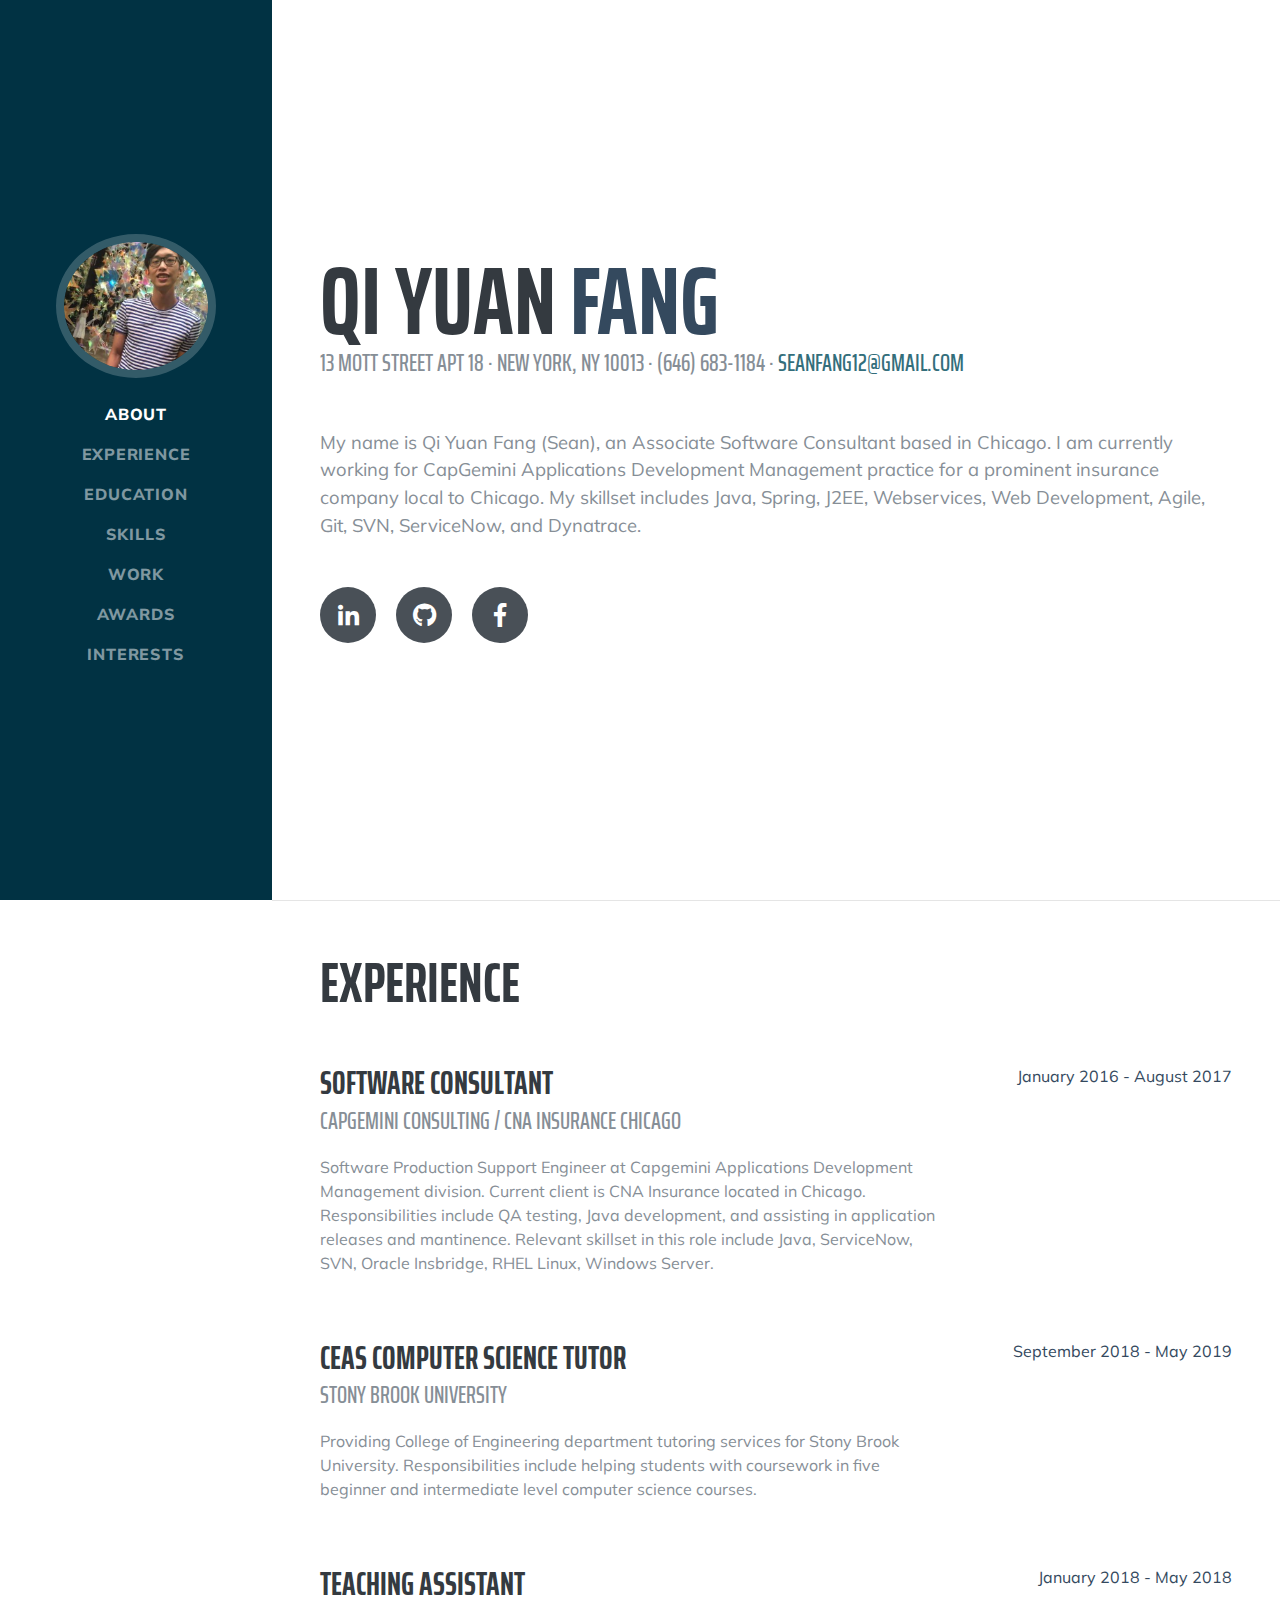
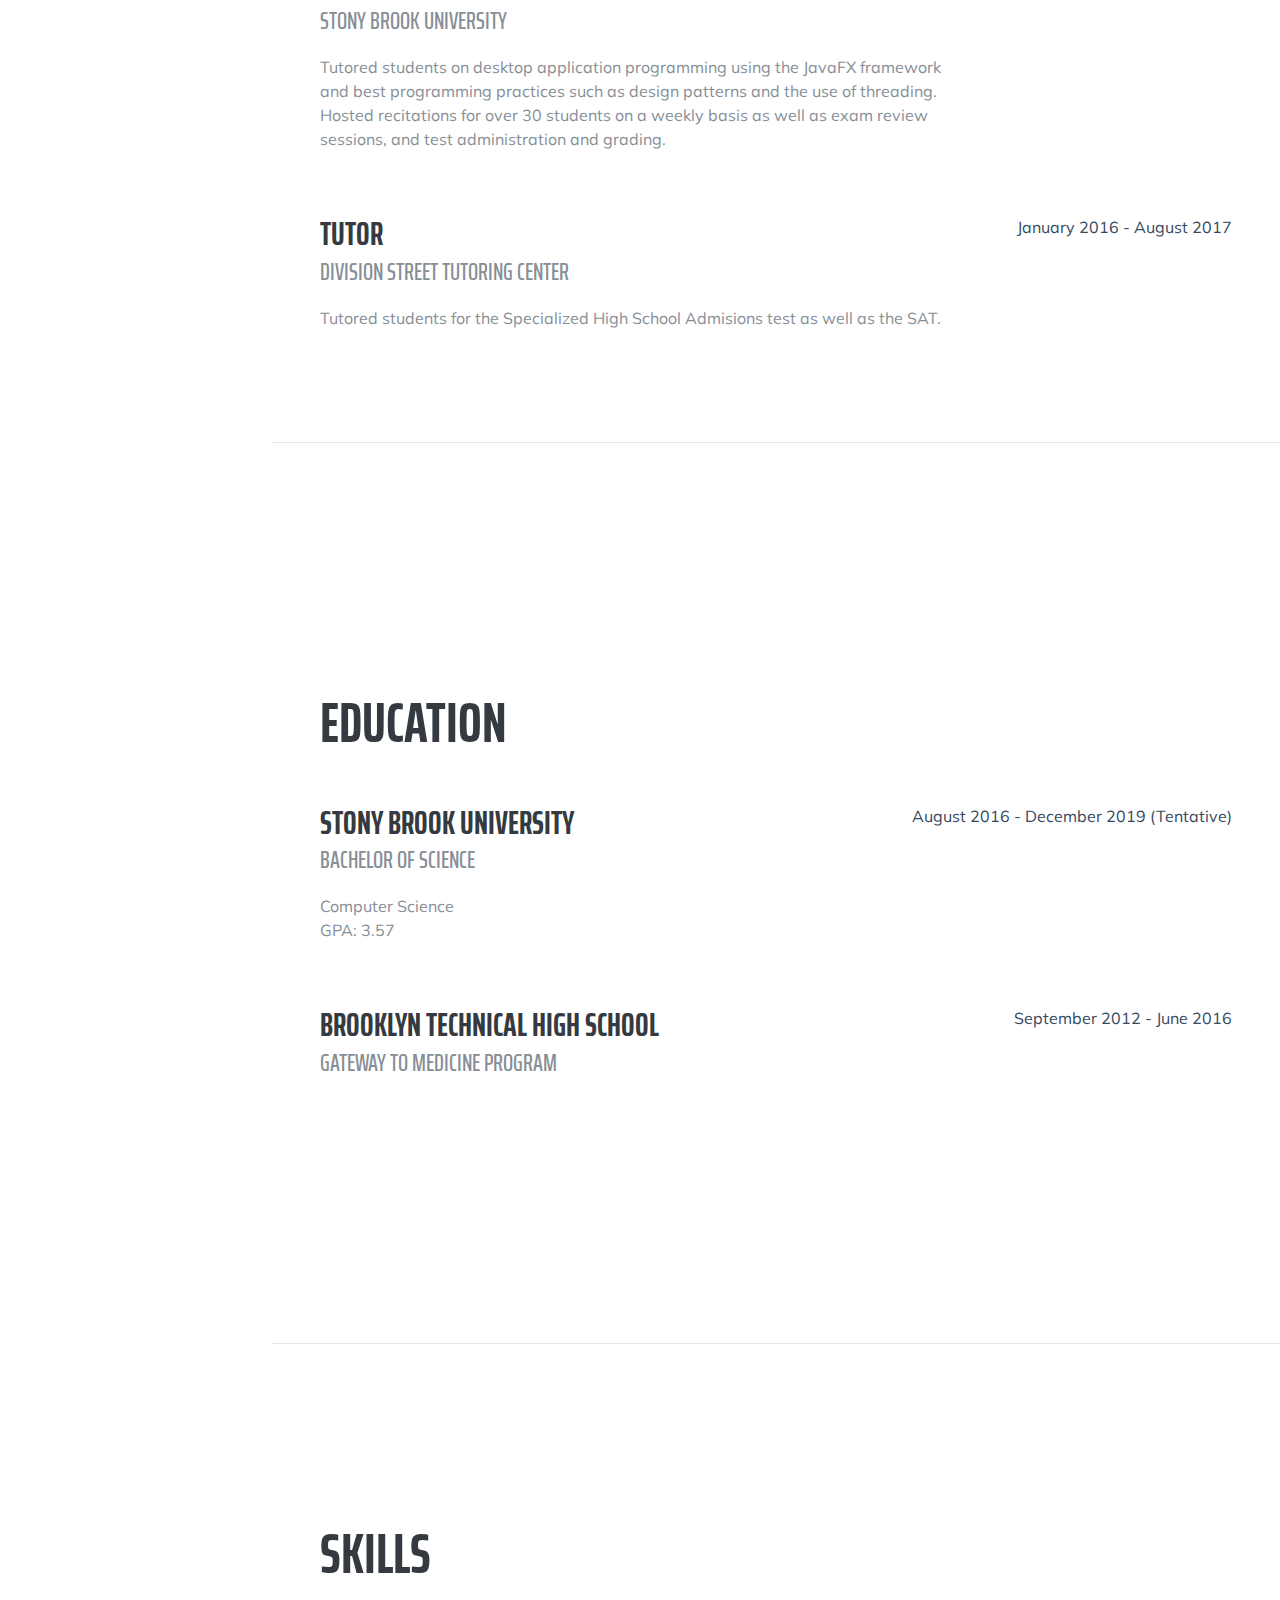
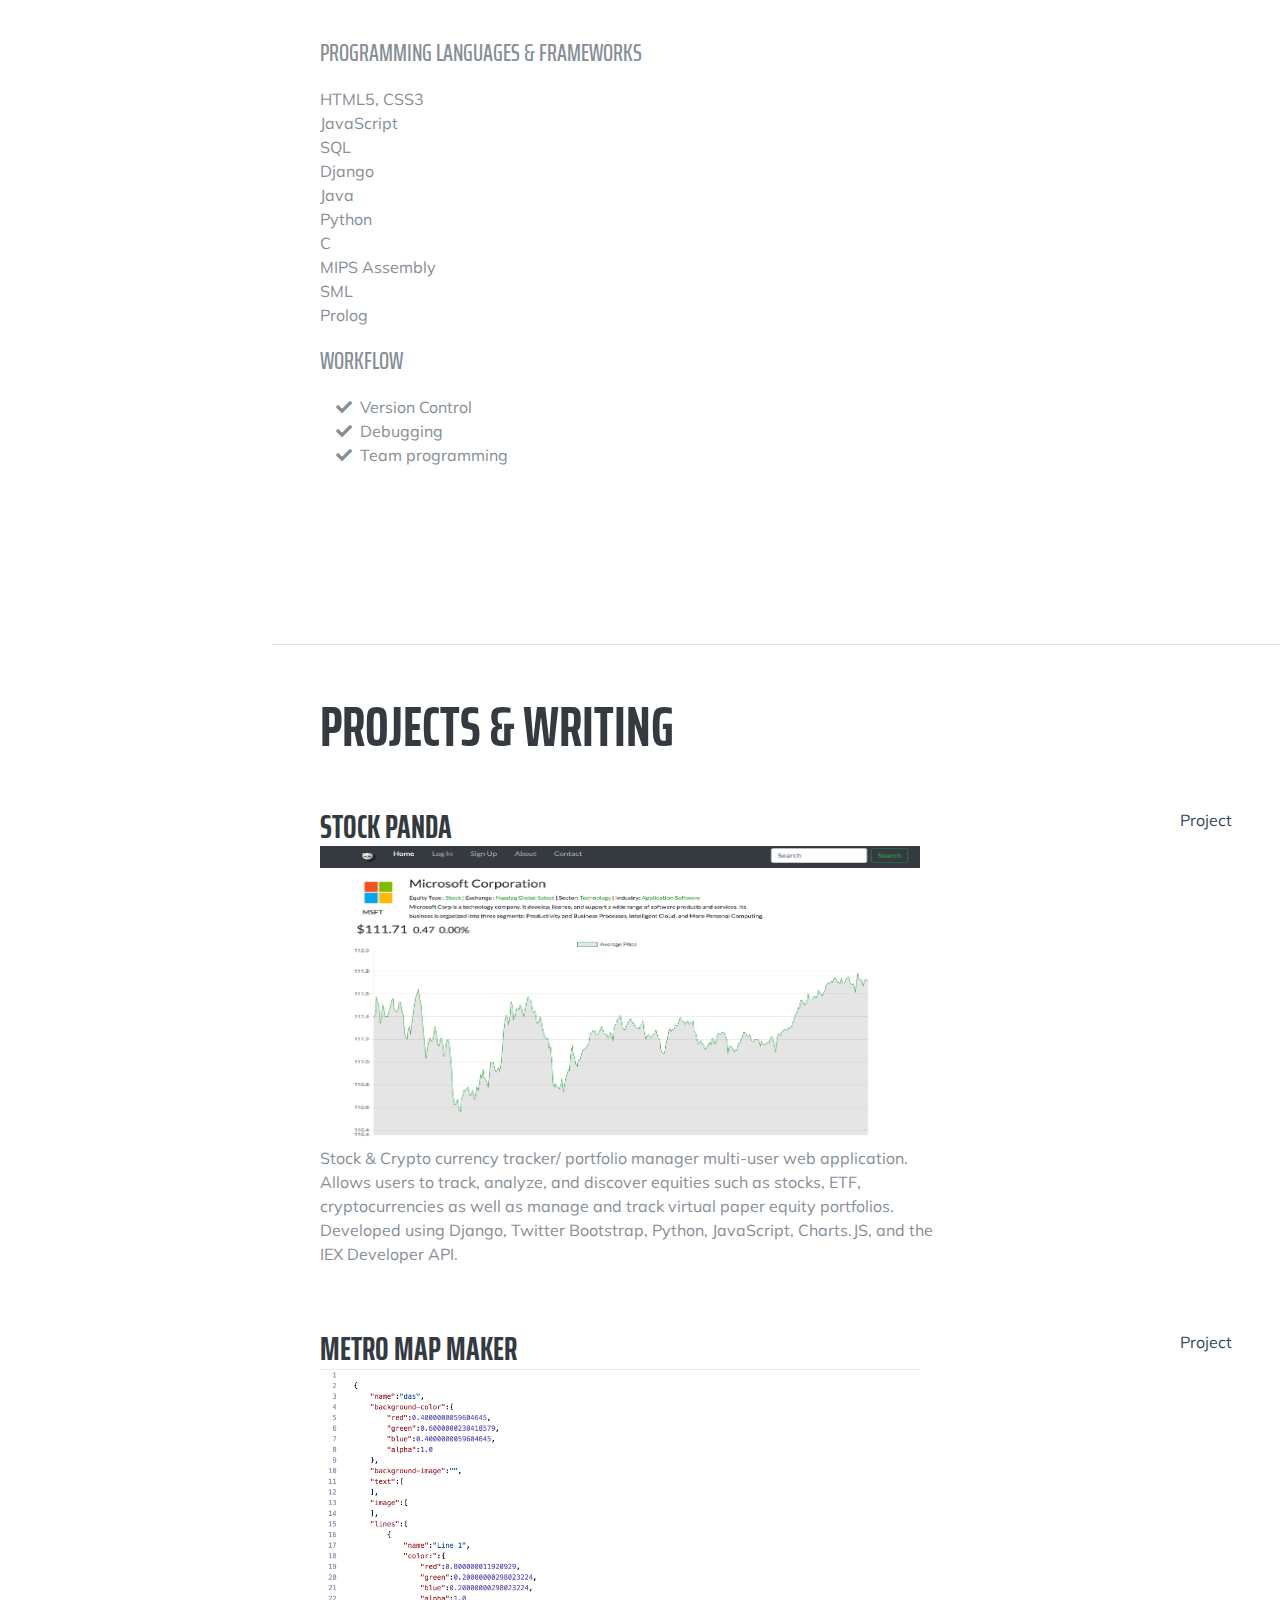
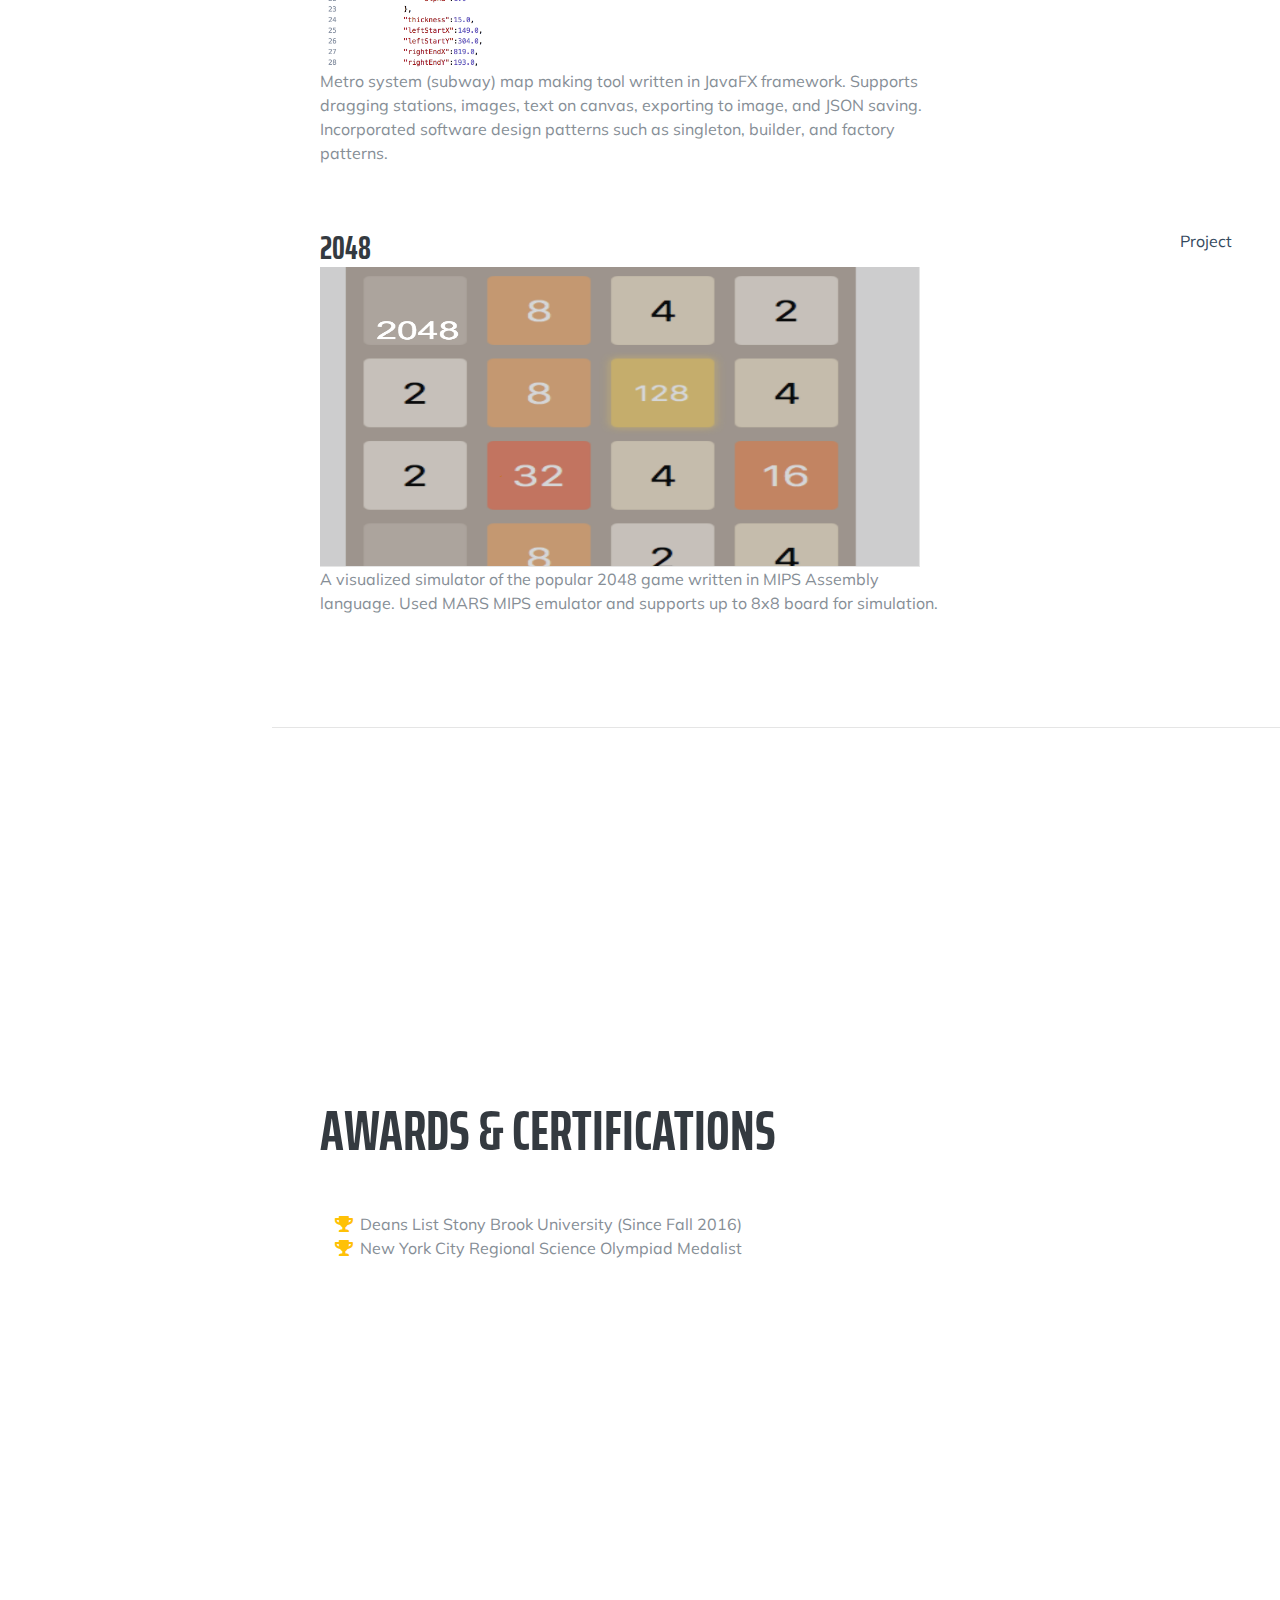
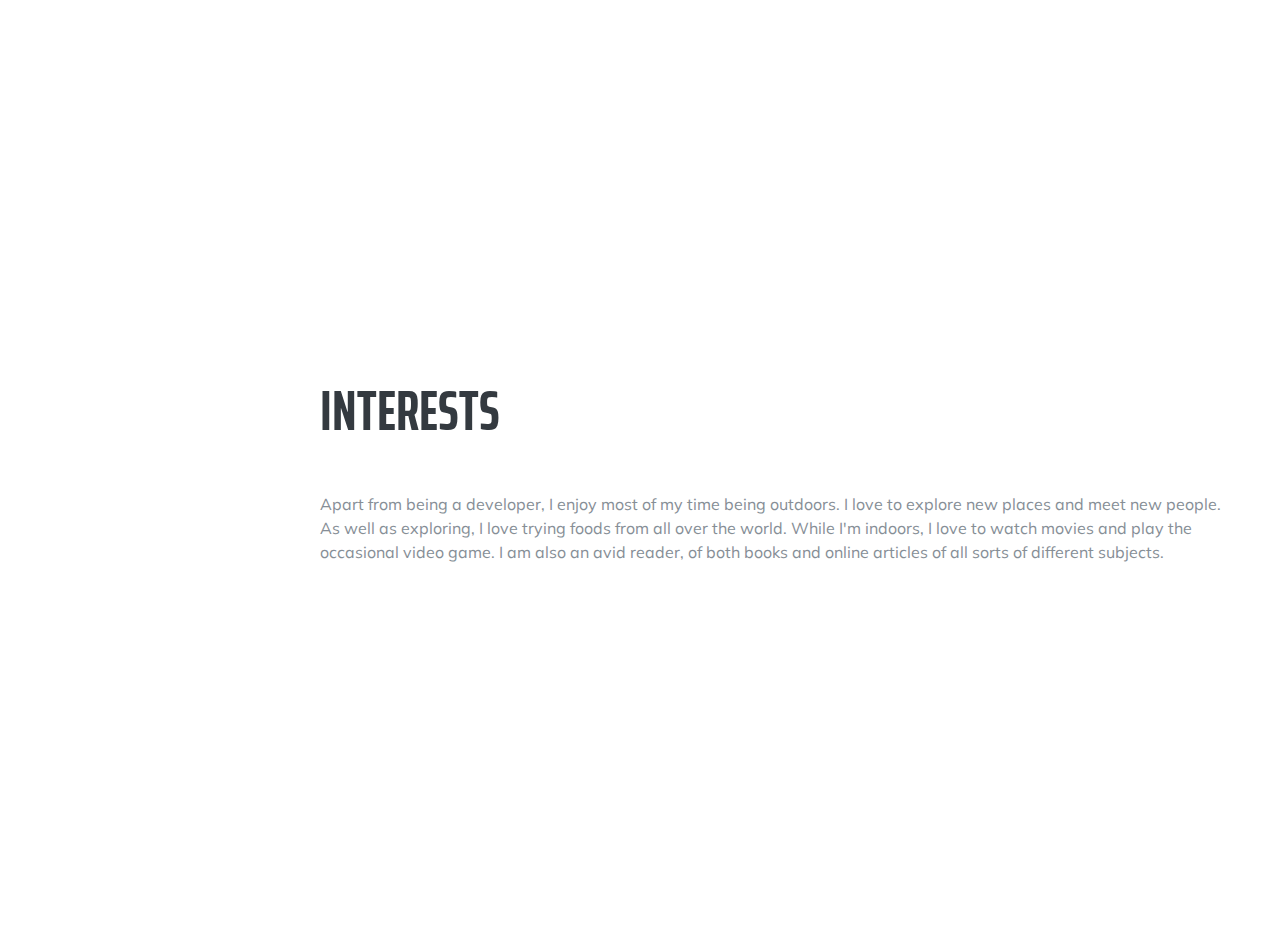
<file: index.html>
<!DOCTYPE html>
<html lang="en">

  <head>

    <meta charset="utf-8">
    <meta name="viewport" content="width=device-width, initial-scale=1, shrink-to-fit=no">
    <meta name="description" content="">
    <meta name="author" content="">

    <title>Qi Yuan Fang</title>

    <!-- Bootstrap core CSS -->
    <link href="vendor/bootstrap/css/bootstrap.min.css" rel="stylesheet">

    <!-- Custom fonts for this template -->
    <link href="https://fonts.googleapis.com/css?family=Saira+Extra+Condensed:500,700" rel="stylesheet">
    <link href="https://fonts.googleapis.com/css?family=Muli:400,400i,800,800i" rel="stylesheet">
    <link href="vendor/fontawesome-free/css/all.min.css" rel="stylesheet">

    <link rel="shortcut icon" href="img/icon.ico">

    <!-- Custom styles for this template -->
    <link href="css/resume.css" rel="stylesheet">

  </head>

  <body id="page-top">

    <nav class="navbar navbar-expand-lg navbar-dark bg-primary fixed-top" id="sideNav">
      <a class="navbar-brand js-scroll-trigger" href="#page-top">
        <span class="d-block d-lg-none">Qi Yuan Fang</span>
        <span class="d-none d-lg-block">
          <img class="img-fluid img-profile rounded-circle mx-auto mb-2" src="img/profile.jpg" alt="">
        </span>
      </a>
      <button class="navbar-toggler" type="button" data-toggle="collapse" data-target="#navbarSupportedContent" aria-controls="navbarSupportedContent" aria-expanded="false" aria-label="Toggle navigation">
        <span class="navbar-toggler-icon"></span>
      </button>
      <div class="collapse navbar-collapse" id="navbarSupportedContent">
        <ul class="navbar-nav">
          <li class="nav-item">
            <a class="nav-link js-scroll-trigger" href="#about">About</a>
          </li>
          <li class="nav-item">
            <a class="nav-link js-scroll-trigger" href="#experience">Experience</a>
          </li>
          <li class="nav-item">
            <a class="nav-link js-scroll-trigger" href="#education">Education</a>
          </li>
          <li class="nav-item">
            <a class="nav-link js-scroll-trigger" href="#skills">Skills</a>
          </li>
          <li class="nav-item">
            <a class="nav-link js-scroll-trigger" href="#projects"> work</a>
          </li>
          <li class="nav-item">
            <a class="nav-link js-scroll-trigger" href="#awards">Awards</a>
          </li>
          <li class="nav-item">
            <a class="nav-link js-scroll-trigger" href="#interests"> Interests</a>
          </li>
        </ul>
      </div>
    </nav>

    <div class="container-fluid p-0">

      <section class="resume-section p-3 p-lg-5 d-flex d-column" id="about">
        <div class="my-auto">
          <h1 class="mb-0">Qi Yuan
            <span class="text-primary">Fang</span>
          </h1>
          <div class="subheading mb-5">13 Mott Street Apt 18 · New York, NY 10013 · (646) 683-1184 ·
            <a href="mailto:name@email.com">seanfang12@gmail.com</a>
          </div>
          <p class="lead mb-5">My name is Qi Yuan Fang (Sean), an Associate Software Consultant based in Chicago. I am currently working for CapGemini Applications Development Management practice
            for a prominent insurance company local to Chicago. My skillset includes Java, Spring, J2EE, Webservices, Web Development, Agile, Git, SVN, ServiceNow, and Dynatrace. 

          </p>
          <div class="social-icons">
            <a href="https://www.linkedin.com/in/qi-yuan-fang-395411163/">
              <i class="fab fa-linkedin-in"></i>
            </a>
            <a href="https://github.com/qiyuanfang1998">
              <i class="fab fa-github"></i>
            </a>
            <a href="https://www.facebook.com/qiyuan.fang">
              <i class="fab fa-facebook-f"></i>
            </a>
          </div>
        </div>
      </section>

      <hr class="m-0">

      <section class="resume-section p-3 p-lg-5 d-flex flex-column" id="experience">
        <div class="my-auto">
          <h2 class="mb-5">Experience</h2>

          <div class="resume-item d-flex flex-column flex-md-row mb-5">
            <div class="resume-content mr-auto">
              <h3 class="mb-0">Software Consultant</h3>
              <div class="subheading mb-3">Capgemini Consulting / CNA Insurance Chicago</div>
              <p>Software Production Support Engineer at Capgemini Applications Development Management division. Current client is CNA Insurance located in Chicago.
                Responsibilities include QA testing, Java development, and assisting in application releases and mantinence. Relevant skillset in this role include Java,
                ServiceNow, SVN, Oracle Insbridge, RHEL Linux, Windows Server.
              </p>
            </div>
            <div class="resume-date text-md-right">
              <span class="text-primary">January 2016 - August 2017</span>
            </div>
          </div>

          <div class="resume-item d-flex flex-column flex-md-row mb-5">
            <div class="resume-content mr-auto">
              <h3 class="mb-0">CEAS Computer Science Tutor</h3>
              <div class="subheading mb-3">Stony Brook University</div>
              <p>Providing College of Engineering department tutoring services for Stony Brook University. Responsibilities include helping students with coursework in five beginner and intermediate level computer science courses.</p>
            </div>
            <div class="resume-date text-md-right">
              <span class="text-primary">September 2018 - May 2019</span>
            </div>
          </div>

          <div class="resume-item d-flex flex-column flex-md-row mb-5">
            <div class="resume-content mr-auto">
              <h3 class="mb-0">Teaching Assistant</h3>
              <div class="subheading mb-3">Stony Brook University</div>
              <p>Tutored students on desktop application programming using the JavaFX framework and best programming practices such as design patterns and the use of threading. Hosted recitations for over 30 students on a weekly basis as well as exam review sessions, and test administration and grading.</p>
            </div>
            <div class="resume-date text-md-right">
              <span class="text-primary">January 2018 - May 2018</span>
            </div>
          </div>

          <div class="resume-item d-flex flex-column flex-md-row mb-5">
            <div class="resume-content mr-auto">
              <h3 class="mb-0">Tutor</h3>
              <div class="subheading mb-3">Division Street Tutoring Center</div>
              <p>Tutored students for the Specialized High School Admisions test as well as the SAT.</p>
            </div>
            <div class="resume-date text-md-right">
              <span class="text-primary">January 2016 - August 2017</span>
            </div>
          </div>

        </div>

      </section>

      <hr class="m-0">

      <section class="resume-section p-3 p-lg-5 d-flex flex-column" id="education">
        <div class="my-auto">
          <h2 class="mb-5">Education</h2>

          <div class="resume-item d-flex flex-column flex-md-row mb-5">
            <div class="resume-content mr-auto">
              <h3 class="mb-0">Stony Brook University</h3>
              <div class="subheading mb-3">Bachelor of Science</div>
              <div>Computer Science </div>
              <p>GPA: 3.57</p>
            </div>
            <div class="resume-date text-md-right">
              <span class="text-primary">August 2016 - December 2019 (Tentative)</span>
            </div>
          </div>

          <div class="resume-item d-flex flex-column flex-md-row">
            <div class="resume-content mr-auto">
              <h3 class="mb-0">Brooklyn Technical High School</h3>
              <div class="subheading mb-3">Gateway To Medicine Program</div>
              <p></p>
            </div>
            <div class="resume-date text-md-right">
              <span class="text-primary">September 2012 - June 2016</span>
            </div>
          </div>

        </div>
      </section>

      <hr class="m-0">

      <section class="resume-section p-3 p-lg-5 d-flex flex-column" id="skills">
        <div class="my-auto">
          <h2 class="mb-5">Skills</h2>

          <div class="subheading mb-3">Programming Languages &amp; Frameworks</div>
          <ul class="list-inline">
            <li>HTML5, CSS3</li>
            <li>JavaScript</li>
            <li>SQL</li>
            <li>Django</li>
            <li>Java</li>
            <li>Python</li>
            <li>C</li>
            <li>MIPS Assembly</li>
            <li>SML</li>
            <li>Prolog</li>
          </ul>

          <div class="subheading mb-3">Workflow</div>
          <ul class="fa-ul mb-0">
            <li>
              <i class="fa-li fa fa-check"></i>
              Version Control</li>
            <li>
              <i class="fa-li fa fa-check"></i>
              Debugging</li>
            <li>
              <i class="fa-li fa fa-check"></i>
              Team programming</li>
          </ul>
        </div>
      </section>

      <hr class="m-0">

      <section class="resume-section p-3 p-lg-5 d-flex flex-column" id="projects">
        <div class="my-auto">
          <h2 class="mb-5">Projects &amp; Writing</h2>
          <div class="resume-item d-flex flex-column flex-md-row mb-5">
              <div class="resume-content mr-auto">
                  <a href="https://github.com/qiyuanfang1998/StockPanda"><h3 class="mb-0">Stock Panda</h3></a>
                <img class="img-fluid " src="img/stockpanda.jpg" alt="" style="width:600px;height:300px;">
                <p>Stock & Crypto currency tracker/ portfolio manager multi-user web application.
                    Allows users to track, analyze, and discover equities such as stocks, ETF, cryptocurrencies as
                    well as manage and track virtual paper equity portfolios.
                    Developed using Django, Twitter Bootstrap, Python, JavaScript, Charts.JS, and the IEX
                    Developer API.</p>
              </div>
              <div class="resume-date text-md-right">
                <span class="text-primary">Project</span>
              </div>
            </div>
            <div class="resume-item d-flex flex-column flex-md-row mb-5">
                <div class="resume-content mr-auto">
                    <a href="https://bitbucket.org/QiYuanFangCSE219/metromapmaker/src/master/"><h3 class="mb-0">Metro Map Maker</h3></a>
                  <img class="img-fluid " src="img/metro.jpg" alt="" style="width:600px;height:300px;">
                  <p>Metro system (subway) map making tool written in JavaFX framework.
                       Supports dragging stations, images, text on canvas, exporting to image, and JSON saving.
                      Incorporated software design patterns such as singleton, builder, and factory patterns.
                      </p>
                </div>
                <div class="resume-date text-md-right">
                  <span class="text-primary">Project</span>
                </div>
              </div>
              <div class="resume-item d-flex flex-column flex-md-row mb-5">
                  <div class="resume-content mr-auto">
                      <a href=https://github.com/qiyuanfang1998/CSE220Work><h3 class="mb-0">2048</h3></a>
                    <img class="img-fluid " src="img/2048.jpg" alt="" style="width:600px;height:300px;">
                    <p>A visualized simulator of the popular 2048 game written in MIPS Assembly language.
                        Used MARS MIPS emulator and supports up to 8x8 board for simulation.
                        </p>
                  </div>
                  <div class="resume-date text-md-right">
                    <span class="text-primary">Project</span>
                  </div>
                </div>
        </div>
      </section>

      <hr class="m-0">

      <section class="resume-section p-3 p-lg-5 d-flex flex-column" id="awards">
        <div class="my-auto">
          <h2 class="mb-5">Awards &amp; Certifications</h2>
          <ul class="fa-ul mb-0">
            <li>
              <i class="fa-li fa fa-trophy text-warning"></i>
              Deans List Stony Brook University (Since Fall 2016)</li>
            <li>
              <i class="fa-li fa fa-trophy text-warning"></i>
              New York City Regional Science Olympiad Medalist</li>
            <li>
          </ul>
        </div>
      </section>

      <section class="resume-section p-3 p-lg-5 d-flex flex-column" id="interests">
        <div class="my-auto">
          <h2 class="mb-5">Interests</h2>
          <p>Apart from being a developer, I enjoy most of my time being outdoors. I love to explore new places and meet new people. As well as exploring, I love trying foods from all over the world.

            While I'm indoors, I love to watch movies and play the occasional video game. I am also an avid reader, of both books and online articles of all sorts of different subjects.</p>
        </div>
      </section>

    </div>

    <!-- Bootstrap core JavaScript -->
    <script src="vendor/jquery/jquery.min.js"></script>
    <script src="vendor/bootstrap/js/bootstrap.bundle.min.js"></script>

    <!-- Plugin JavaScript -->
    <script src="vendor/jquery-easing/jquery.easing.min.js"></script>

    <!-- Custom scripts for this template -->
    <script src="js/resume.min.js"></script>

  </body>

</html>
</file>
<file: vendor/fontawesome-free/css/all.min.css>
/*!
 * Font Awesome Free 5.3.1 by @fontawesome - https://fontawesome.com
 * License - https://fontawesome.com/license/free (Icons: CC BY 4.0, Fonts: SIL OFL 1.1, Code: MIT License)
 */
.fa,.fab,.fal,.far,.fas{-moz-osx-font-smoothing:grayscale;-webkit-font-smoothing:antialiased;display:inline-block;font-style:normal;font-variant:normal;text-rendering:auto;line-height:1}.fa-lg{font-size:1.33333em;line-height:.75em;vertical-align:-.0667em}.fa-xs{font-size:.75em}.fa-sm{font-size:.875em}.fa-1x{font-size:1em}.fa-2x{font-size:2em}.fa-3x{font-size:3em}.fa-4x{font-size:4em}.fa-5x{font-size:5em}.fa-6x{font-size:6em}.fa-7x{font-size:7em}.fa-8x{font-size:8em}.fa-9x{font-size:9em}.fa-10x{font-size:10em}.fa-fw{text-align:center;width:1.25em}.fa-ul{list-style-type:none;margin-left:2.5em;padding-left:0}.fa-ul>li{position:relative}.fa-li{left:-2em;position:absolute;text-align:center;width:2em;line-height:inherit}.fa-border{border:.08em solid #eee;border-radius:.1em;padding:.2em .25em .15em}.fa-pull-left{float:left}.fa-pull-right{float:right}.fa.fa-pull-left,.fab.fa-pull-left,.fal.fa-pull-left,.far.fa-pull-left,.fas.fa-pull-left{margin-right:.3em}.fa.fa-pull-right,.fab.fa-pull-right,.fal.fa-pull-right,.far.fa-pull-right,.fas.fa-pull-right{margin-left:.3em}.fa-spin{animation:fa-spin 2s infinite linear}.fa-pulse{animation:fa-spin 1s infinite steps(8)}@keyframes fa-spin{0%{transform:rotate(0deg)}to{transform:rotate(1turn)}}.fa-rotate-90{-ms-filter:"progid:DXImageTransform.Microsoft.BasicImage(rotation=1)";transform:rotate(90deg)}.fa-rotate-180{-ms-filter:"progid:DXImageTransform.Microsoft.BasicImage(rotation=2)";transform:rotate(180deg)}.fa-rotate-270{-ms-filter:"progid:DXImageTransform.Microsoft.BasicImage(rotation=3)";transform:rotate(270deg)}.fa-flip-horizontal{-ms-filter:"progid:DXImageTransform.Microsoft.BasicImage(rotation=0, mirror=1)";transform:scaleX(-1)}.fa-flip-vertical{transform:scaleY(-1)}.fa-flip-horizontal.fa-flip-vertical,.fa-flip-vertical{-ms-filter:"progid:DXImageTransform.Microsoft.BasicImage(rotation=2, mirror=1)"}.fa-flip-horizontal.fa-flip-vertical{transform:scale(-1)}:root .fa-flip-horizontal,:root .fa-flip-vertical,:root .fa-rotate-90,:root .fa-rotate-180,:root .fa-rotate-270{-webkit-filter:none;filter:none}.fa-stack{display:inline-block;height:2em;line-height:2em;position:relative;vertical-align:middle;width:2em}.fa-stack-1x,.fa-stack-2x{left:0;position:absolute;text-align:center;width:100%}.fa-stack-1x{line-height:inherit}.fa-stack-2x{font-size:2em}.fa-inverse{color:#fff}.fa-500px:before{content:"\f26e"}.fa-accessible-icon:before{content:"\f368"}.fa-accusoft:before{content:"\f369"}.fa-ad:before{content:"\f641"}.fa-address-book:before{content:"\f2b9"}.fa-address-card:before{content:"\f2bb"}.fa-adjust:before{content:"\f042"}.fa-adn:before{content:"\f170"}.fa-adversal:before{content:"\f36a"}.fa-affiliatetheme:before{content:"\f36b"}.fa-air-freshener:before{content:"\f5d0"}.fa-algolia:before{content:"\f36c"}.fa-align-center:before{content:"\f037"}.fa-align-justify:before{content:"\f039"}.fa-align-left:before{content:"\f036"}.fa-align-right:before{content:"\f038"}.fa-alipay:before{content:"\f642"}.fa-allergies:before{content:"\f461"}.fa-amazon:before{content:"\f270"}.fa-amazon-pay:before{content:"\f42c"}.fa-ambulance:before{content:"\f0f9"}.fa-american-sign-language-interpreting:before{content:"\f2a3"}.fa-amilia:before{content:"\f36d"}.fa-anchor:before{content:"\f13d"}.fa-android:before{content:"\f17b"}.fa-angellist:before{content:"\f209"}.fa-angle-double-down:before{content:"\f103"}.fa-angle-double-left:before{content:"\f100"}.fa-angle-double-right:before{content:"\f101"}.fa-angle-double-up:before{content:"\f102"}.fa-angle-down:before{content:"\f107"}.fa-angle-left:before{content:"\f104"}.fa-angle-right:before{content:"\f105"}.fa-angle-up:before{content:"\f106"}.fa-angry:before{content:"\f556"}.fa-angrycreative:before{content:"\f36e"}.fa-angular:before{content:"\f420"}.fa-ankh:before{content:"\f644"}.fa-app-store:before{content:"\f36f"}.fa-app-store-ios:before{content:"\f370"}.fa-apper:before{content:"\f371"}.fa-apple:before{content:"\f179"}.fa-apple-alt:before{content:"\f5d1"}.fa-apple-pay:before{content:"\f415"}.fa-archive:before{content:"\f187"}.fa-archway:before{content:"\f557"}.fa-arrow-alt-circle-down:before{content:"\f358"}.fa-arrow-alt-circle-left:before{content:"\f359"}.fa-arrow-alt-circle-right:before{content:"\f35a"}.fa-arrow-alt-circle-up:before{content:"\f35b"}.fa-arrow-circle-down:before{content:"\f0ab"}.fa-arrow-circle-left:before{content:"\f0a8"}.fa-arrow-circle-right:before{content:"\f0a9"}.fa-arrow-circle-up:before{content:"\f0aa"}.fa-arrow-down:before{content:"\f063"}.fa-arrow-left:before{content:"\f060"}.fa-arrow-right:before{content:"\f061"}.fa-arrow-up:before{content:"\f062"}.fa-arrows-alt:before{content:"\f0b2"}.fa-arrows-alt-h:before{content:"\f337"}.fa-arrows-alt-v:before{content:"\f338"}.fa-assistive-listening-systems:before{content:"\f2a2"}.fa-asterisk:before{content:"\f069"}.fa-asymmetrik:before{content:"\f372"}.fa-at:before{content:"\f1fa"}.fa-atlas:before{content:"\f558"}.fa-atom:before{content:"\f5d2"}.fa-audible:before{content:"\f373"}.fa-audio-description:before{content:"\f29e"}.fa-autoprefixer:before{content:"\f41c"}.fa-avianex:before{content:"\f374"}.fa-aviato:before{content:"\f421"}.fa-award:before{content:"\f559"}.fa-aws:before{content:"\f375"}.fa-backspace:before{content:"\f55a"}.fa-backward:before{content:"\f04a"}.fa-balance-scale:before{content:"\f24e"}.fa-ban:before{content:"\f05e"}.fa-band-aid:before{content:"\f462"}.fa-bandcamp:before{content:"\f2d5"}.fa-barcode:before{content:"\f02a"}.fa-bars:before{content:"\f0c9"}.fa-baseball-ball:before{content:"\f433"}.fa-basketball-ball:before{content:"\f434"}.fa-bath:before{content:"\f2cd"}.fa-battery-empty:before{content:"\f244"}.fa-battery-full:before{content:"\f240"}.fa-battery-half:before{content:"\f242"}.fa-battery-quarter:before{content:"\f243"}.fa-battery-three-quarters:before{content:"\f241"}.fa-bed:before{content:"\f236"}.fa-beer:before{content:"\f0fc"}.fa-behance:before{content:"\f1b4"}.fa-behance-square:before{content:"\f1b5"}.fa-bell:before{content:"\f0f3"}.fa-bell-slash:before{content:"\f1f6"}.fa-bezier-curve:before{content:"\f55b"}.fa-bible:before{content:"\f647"}.fa-bicycle:before{content:"\f206"}.fa-bimobject:before{content:"\f378"}.fa-binoculars:before{content:"\f1e5"}.fa-birthday-cake:before{content:"\f1fd"}.fa-bitbucket:before{content:"\f171"}.fa-bitcoin:before{content:"\f379"}.fa-bity:before{content:"\f37a"}.fa-black-tie:before{content:"\f27e"}.fa-blackberry:before{content:"\f37b"}.fa-blender:before{content:"\f517"}.fa-blind:before{content:"\f29d"}.fa-blogger:before{content:"\f37c"}.fa-blogger-b:before{content:"\f37d"}.fa-bluetooth:before{content:"\f293"}.fa-bluetooth-b:before{content:"\f294"}.fa-bold:before{content:"\f032"}.fa-bolt:before{content:"\f0e7"}.fa-bomb:before{content:"\f1e2"}.fa-bone:before{content:"\f5d7"}.fa-bong:before{content:"\f55c"}.fa-book:before{content:"\f02d"}.fa-book-open:before{content:"\f518"}.fa-book-reader:before{content:"\f5da"}.fa-bookmark:before{content:"\f02e"}.fa-bowling-ball:before{content:"\f436"}.fa-box:before{content:"\f466"}.fa-box-open:before{content:"\f49e"}.fa-boxes:before{content:"\f468"}.fa-braille:before{content:"\f2a1"}.fa-brain:before{content:"\f5dc"}.fa-briefcase:before{content:"\f0b1"}.fa-briefcase-medical:before{content:"\f469"}.fa-broadcast-tower:before{content:"\f519"}.fa-broom:before{content:"\f51a"}.fa-brush:before{content:"\f55d"}.fa-btc:before{content:"\f15a"}.fa-bug:before{content:"\f188"}.fa-building:before{content:"\f1ad"}.fa-bullhorn:before{content:"\f0a1"}.fa-bullseye:before{content:"\f140"}.fa-burn:before{content:"\f46a"}.fa-buromobelexperte:before{content:"\f37f"}.fa-bus:before{content:"\f207"}.fa-bus-alt:before{content:"\f55e"}.fa-business-time:before{content:"\f64a"}.fa-buysellads:before{content:"\f20d"}.fa-calculator:before{content:"\f1ec"}.fa-calendar:before{content:"\f133"}.fa-calendar-alt:before{content:"\f073"}.fa-calendar-check:before{content:"\f274"}.fa-calendar-minus:before{content:"\f272"}.fa-calendar-plus:before{content:"\f271"}.fa-calendar-times:before{content:"\f273"}.fa-camera:before{content:"\f030"}.fa-camera-retro:before{content:"\f083"}.fa-cannabis:before{content:"\f55f"}.fa-capsules:before{content:"\f46b"}.fa-car:before{content:"\f1b9"}.fa-car-alt:before{content:"\f5de"}.fa-car-battery:before{content:"\f5df"}.fa-car-crash:before{content:"\f5e1"}.fa-car-side:before{content:"\f5e4"}.fa-caret-down:before{content:"\f0d7"}.fa-caret-left:before{content:"\f0d9"}.fa-caret-right:before{content:"\f0da"}.fa-caret-square-down:before{content:"\f150"}.fa-caret-square-left:before{content:"\f191"}.fa-caret-square-right:before{content:"\f152"}.fa-caret-square-up:before{content:"\f151"}.fa-caret-up:before{content:"\f0d8"}.fa-cart-arrow-down:before{content:"\f218"}.fa-cart-plus:before{content:"\f217"}.fa-cc-amazon-pay:before{content:"\f42d"}.fa-cc-amex:before{content:"\f1f3"}.fa-cc-apple-pay:before{content:"\f416"}.fa-cc-diners-club:before{content:"\f24c"}.fa-cc-discover:before{content:"\f1f2"}.fa-cc-jcb:before{content:"\f24b"}.fa-cc-mastercard:before{content:"\f1f1"}.fa-cc-paypal:before{content:"\f1f4"}.fa-cc-stripe:before{content:"\f1f5"}.fa-cc-visa:before{content:"\f1f0"}.fa-centercode:before{content:"\f380"}.fa-certificate:before{content:"\f0a3"}.fa-chalkboard:before{content:"\f51b"}.fa-chalkboard-teacher:before{content:"\f51c"}.fa-charging-station:before{content:"\f5e7"}.fa-chart-area:before{content:"\f1fe"}.fa-chart-bar:before{content:"\f080"}.fa-chart-line:before{content:"\f201"}.fa-chart-pie:before{content:"\f200"}.fa-check:before{content:"\f00c"}.fa-check-circle:before{content:"\f058"}.fa-check-double:before{content:"\f560"}.fa-check-square:before{content:"\f14a"}.fa-chess:before{content:"\f439"}.fa-chess-bishop:before{content:"\f43a"}.fa-chess-board:before{content:"\f43c"}.fa-chess-king:before{content:"\f43f"}.fa-chess-knight:before{content:"\f441"}.fa-chess-pawn:before{content:"\f443"}.fa-chess-queen:before{content:"\f445"}.fa-chess-rook:before{content:"\f447"}.fa-chevron-circle-down:before{content:"\f13a"}.fa-chevron-circle-left:before{content:"\f137"}.fa-chevron-circle-right:before{content:"\f138"}.fa-chevron-circle-up:before{content:"\f139"}.fa-chevron-down:before{content:"\f078"}.fa-chevron-left:before{content:"\f053"}.fa-chevron-right:before{content:"\f054"}.fa-chevron-up:before{content:"\f077"}.fa-child:before{content:"\f1ae"}.fa-chrome:before{content:"\f268"}.fa-church:before{content:"\f51d"}.fa-circle:before{content:"\f111"}.fa-circle-notch:before{content:"\f1ce"}.fa-city:before{content:"\f64f"}.fa-clipboard:before{content:"\f328"}.fa-clipboard-check:before{content:"\f46c"}.fa-clipboard-list:before{content:"\f46d"}.fa-clock:before{content:"\f017"}.fa-clone:before{content:"\f24d"}.fa-closed-captioning:before{content:"\f20a"}.fa-cloud:before{content:"\f0c2"}.fa-cloud-download-alt:before{content:"\f381"}.fa-cloud-upload-alt:before{content:"\f382"}.fa-cloudscale:before{content:"\f383"}.fa-cloudsmith:before{content:"\f384"}.fa-cloudversify:before{content:"\f385"}.fa-cocktail:before{content:"\f561"}.fa-code:before{content:"\f121"}.fa-code-branch:before{content:"\f126"}.fa-codepen:before{content:"\f1cb"}.fa-codiepie:before{content:"\f284"}.fa-coffee:before{content:"\f0f4"}.fa-cog:before{content:"\f013"}.fa-cogs:before{content:"\f085"}.fa-coins:before{content:"\f51e"}.fa-columns:before{content:"\f0db"}.fa-comment:before{content:"\f075"}.fa-comment-alt:before{content:"\f27a"}.fa-comment-dollar:before{content:"\f651"}.fa-comment-dots:before{content:"\f4ad"}.fa-comment-slash:before{content:"\f4b3"}.fa-comments:before{content:"\f086"}.fa-comments-dollar:before{content:"\f653"}.fa-compact-disc:before{content:"\f51f"}.fa-compass:before{content:"\f14e"}.fa-compress:before{content:"\f066"}.fa-concierge-bell:before{content:"\f562"}.fa-connectdevelop:before{content:"\f20e"}.fa-contao:before{content:"\f26d"}.fa-cookie:before{content:"\f563"}.fa-cookie-bite:before{content:"\f564"}.fa-copy:before{content:"\f0c5"}.fa-copyright:before{content:"\f1f9"}.fa-couch:before{content:"\f4b8"}.fa-cpanel:before{content:"\f388"}.fa-creative-commons:before{content:"\f25e"}.fa-creative-commons-by:before{content:"\f4e7"}.fa-creative-commons-nc:before{content:"\f4e8"}.fa-creative-commons-nc-eu:before{content:"\f4e9"}.fa-creative-commons-nc-jp:before{content:"\f4ea"}.fa-creative-commons-nd:before{content:"\f4eb"}.fa-creative-commons-pd:before{content:"\f4ec"}.fa-creative-commons-pd-alt:before{content:"\f4ed"}.fa-creative-commons-remix:before{content:"\f4ee"}.fa-creative-commons-sa:before{content:"\f4ef"}.fa-creative-commons-sampling:before{content:"\f4f0"}.fa-creative-commons-sampling-plus:before{content:"\f4f1"}.fa-creative-commons-share:before{content:"\f4f2"}.fa-credit-card:before{content:"\f09d"}.fa-crop:before{content:"\f125"}.fa-crop-alt:before{content:"\f565"}.fa-cross:before{content:"\f654"}.fa-crosshairs:before{content:"\f05b"}.fa-crow:before{content:"\f520"}.fa-crown:before{content:"\f521"}.fa-css3:before{content:"\f13c"}.fa-css3-alt:before{content:"\f38b"}.fa-cube:before{content:"\f1b2"}.fa-cubes:before{content:"\f1b3"}.fa-cut:before{content:"\f0c4"}.fa-cuttlefish:before{content:"\f38c"}.fa-d-and-d:before{content:"\f38d"}.fa-dashcube:before{content:"\f210"}.fa-database:before{content:"\f1c0"}.fa-deaf:before{content:"\f2a4"}.fa-delicious:before{content:"\f1a5"}.fa-deploydog:before{content:"\f38e"}.fa-deskpro:before{content:"\f38f"}.fa-desktop:before{content:"\f108"}.fa-deviantart:before{content:"\f1bd"}.fa-dharmachakra:before{content:"\f655"}.fa-diagnoses:before{content:"\f470"}.fa-dice:before{content:"\f522"}.fa-dice-five:before{content:"\f523"}.fa-dice-four:before{content:"\f524"}.fa-dice-one:before{content:"\f525"}.fa-dice-six:before{content:"\f526"}.fa-dice-three:before{content:"\f527"}.fa-dice-two:before{content:"\f528"}.fa-digg:before{content:"\f1a6"}.fa-digital-ocean:before{content:"\f391"}.fa-digital-tachograph:before{content:"\f566"}.fa-directions:before{content:"\f5eb"}.fa-discord:before{content:"\f392"}.fa-discourse:before{content:"\f393"}.fa-divide:before{content:"\f529"}.fa-dizzy:before{content:"\f567"}.fa-dna:before{content:"\f471"}.fa-dochub:before{content:"\f394"}.fa-docker:before{content:"\f395"}.fa-dollar-sign:before{content:"\f155"}.fa-dolly:before{content:"\f472"}.fa-dolly-flatbed:before{content:"\f474"}.fa-donate:before{content:"\f4b9"}.fa-door-closed:before{content:"\f52a"}.fa-door-open:before{content:"\f52b"}.fa-dot-circle:before{content:"\f192"}.fa-dove:before{content:"\f4ba"}.fa-download:before{content:"\f019"}.fa-draft2digital:before{content:"\f396"}.fa-drafting-compass:before{content:"\f568"}.fa-draw-polygon:before{content:"\f5ee"}.fa-dribbble:before{content:"\f17d"}.fa-dribbble-square:before{content:"\f397"}.fa-dropbox:before{content:"\f16b"}.fa-drum:before{content:"\f569"}.fa-drum-steelpan:before{content:"\f56a"}.fa-drupal:before{content:"\f1a9"}.fa-dumbbell:before{content:"\f44b"}.fa-dyalog:before{content:"\f399"}.fa-earlybirds:before{content:"\f39a"}.fa-ebay:before{content:"\f4f4"}.fa-edge:before{content:"\f282"}.fa-edit:before{content:"\f044"}.fa-eject:before{content:"\f052"}.fa-elementor:before{content:"\f430"}.fa-ellipsis-h:before{content:"\f141"}.fa-ellipsis-v:before{content:"\f142"}.fa-ello:before{content:"\f5f1"}.fa-ember:before{content:"\f423"}.fa-empire:before{content:"\f1d1"}.fa-envelope:before{content:"\f0e0"}.fa-envelope-open:before{content:"\f2b6"}.fa-envelope-open-text:before{content:"\f658"}.fa-envelope-square:before{content:"\f199"}.fa-envira:before{content:"\f299"}.fa-equals:before{content:"\f52c"}.fa-eraser:before{content:"\f12d"}.fa-erlang:before{content:"\f39d"}.fa-ethereum:before{content:"\f42e"}.fa-etsy:before{content:"\f2d7"}.fa-euro-sign:before{content:"\f153"}.fa-exchange-alt:before{content:"\f362"}.fa-exclamation:before{content:"\f12a"}.fa-exclamation-circle:before{content:"\f06a"}.fa-exclamation-triangle:before{content:"\f071"}.fa-expand:before{content:"\f065"}.fa-expand-arrows-alt:before{content:"\f31e"}.fa-expeditedssl:before{content:"\f23e"}.fa-external-link-alt:before{content:"\f35d"}.fa-external-link-square-alt:before{content:"\f360"}.fa-eye:before{content:"\f06e"}.fa-eye-dropper:before{content:"\f1fb"}.fa-eye-slash:before{content:"\f070"}.fa-facebook:before{content:"\f09a"}.fa-facebook-f:before{content:"\f39e"}.fa-facebook-messenger:before{content:"\f39f"}.fa-facebook-square:before{content:"\f082"}.fa-fast-backward:before{content:"\f049"}.fa-fast-forward:before{content:"\f050"}.fa-fax:before{content:"\f1ac"}.fa-feather:before{content:"\f52d"}.fa-feather-alt:before{content:"\f56b"}.fa-female:before{content:"\f182"}.fa-fighter-jet:before{content:"\f0fb"}.fa-file:before{content:"\f15b"}.fa-file-alt:before{content:"\f15c"}.fa-file-archive:before{content:"\f1c6"}.fa-file-audio:before{content:"\f1c7"}.fa-file-code:before{content:"\f1c9"}.fa-file-contract:before{content:"\f56c"}.fa-file-download:before{content:"\f56d"}.fa-file-excel:before{content:"\f1c3"}.fa-file-export:before{content:"\f56e"}.fa-file-image:before{content:"\f1c5"}.fa-file-import:before{content:"\f56f"}.fa-file-invoice:before{content:"\f570"}.fa-file-invoice-dollar:before{content:"\f571"}.fa-file-medical:before{content:"\f477"}.fa-file-medical-alt:before{content:"\f478"}.fa-file-pdf:before{content:"\f1c1"}.fa-file-powerpoint:before{content:"\f1c4"}.fa-file-prescription:before{content:"\f572"}.fa-file-signature:before{content:"\f573"}.fa-file-upload:before{content:"\f574"}.fa-file-video:before{content:"\f1c8"}.fa-file-word:before{content:"\f1c2"}.fa-fill:before{content:"\f575"}.fa-fill-drip:before{content:"\f576"}.fa-film:before{content:"\f008"}.fa-filter:before{content:"\f0b0"}.fa-fingerprint:before{content:"\f577"}.fa-fire:before{content:"\f06d"}.fa-fire-extinguisher:before{content:"\f134"}.fa-firefox:before{content:"\f269"}.fa-first-aid:before{content:"\f479"}.fa-first-order:before{content:"\f2b0"}.fa-first-order-alt:before{content:"\f50a"}.fa-firstdraft:before{content:"\f3a1"}.fa-fish:before{content:"\f578"}.fa-flag:before{content:"\f024"}.fa-flag-checkered:before{content:"\f11e"}.fa-flask:before{content:"\f0c3"}.fa-flickr:before{content:"\f16e"}.fa-flipboard:before{content:"\f44d"}.fa-flushed:before{content:"\f579"}.fa-fly:before{content:"\f417"}.fa-folder:before{content:"\f07b"}.fa-folder-minus:before{content:"\f65d"}.fa-folder-open:before{content:"\f07c"}.fa-folder-plus:before{content:"\f65e"}.fa-font:before{content:"\f031"}.fa-font-awesome:before{content:"\f2b4"}.fa-font-awesome-alt:before{content:"\f35c"}.fa-font-awesome-flag:before{content:"\f425"}.fa-font-awesome-logo-full:before{content:"\f4e6"}.fa-fonticons:before{content:"\f280"}.fa-fonticons-fi:before{content:"\f3a2"}.fa-football-ball:before{content:"\f44e"}.fa-fort-awesome:before{content:"\f286"}.fa-fort-awesome-alt:before{content:"\f3a3"}.fa-forumbee:before{content:"\f211"}.fa-forward:before{content:"\f04e"}.fa-foursquare:before{content:"\f180"}.fa-free-code-camp:before{content:"\f2c5"}.fa-freebsd:before{content:"\f3a4"}.fa-frog:before{content:"\f52e"}.fa-frown:before{content:"\f119"}.fa-frown-open:before{content:"\f57a"}.fa-fulcrum:before{content:"\f50b"}.fa-funnel-dollar:before{content:"\f662"}.fa-futbol:before{content:"\f1e3"}.fa-galactic-republic:before{content:"\f50c"}.fa-galactic-senate:before{content:"\f50d"}.fa-gamepad:before{content:"\f11b"}.fa-gas-pump:before{content:"\f52f"}.fa-gavel:before{content:"\f0e3"}.fa-gem:before{content:"\f3a5"}.fa-genderless:before{content:"\f22d"}.fa-get-pocket:before{content:"\f265"}.fa-gg:before{content:"\f260"}.fa-gg-circle:before{content:"\f261"}.fa-gift:before{content:"\f06b"}.fa-git:before{content:"\f1d3"}.fa-git-square:before{content:"\f1d2"}.fa-github:before{content:"\f09b"}.fa-github-alt:before{content:"\f113"}.fa-github-square:before{content:"\f092"}.fa-gitkraken:before{content:"\f3a6"}.fa-gitlab:before{content:"\f296"}.fa-gitter:before{content:"\f426"}.fa-glass-martini:before{content:"\f000"}.fa-glass-martini-alt:before{content:"\f57b"}.fa-glasses:before{content:"\f530"}.fa-glide:before{content:"\f2a5"}.fa-glide-g:before{content:"\f2a6"}.fa-globe:before{content:"\f0ac"}.fa-globe-africa:before{content:"\f57c"}.fa-globe-americas:before{content:"\f57d"}.fa-globe-asia:before{content:"\f57e"}.fa-gofore:before{content:"\f3a7"}.fa-golf-ball:before{content:"\f450"}.fa-goodreads:before{content:"\f3a8"}.fa-goodreads-g:before{content:"\f3a9"}.fa-google:before{content:"\f1a0"}.fa-google-drive:before{content:"\f3aa"}.fa-google-play:before{content:"\f3ab"}.fa-google-plus:before{content:"\f2b3"}.fa-google-plus-g:before{content:"\f0d5"}.fa-google-plus-square:before{content:"\f0d4"}.fa-google-wallet:before{content:"\f1ee"}.fa-gopuram:before{content:"\f664"}.fa-graduation-cap:before{content:"\f19d"}.fa-gratipay:before{content:"\f184"}.fa-grav:before{content:"\f2d6"}.fa-greater-than:before{content:"\f531"}.fa-greater-than-equal:before{content:"\f532"}.fa-grimace:before{content:"\f57f"}.fa-grin:before{content:"\f580"}.fa-grin-alt:before{content:"\f581"}.fa-grin-beam:before{content:"\f582"}.fa-grin-beam-sweat:before{content:"\f583"}.fa-grin-hearts:before{content:"\f584"}.fa-grin-squint:before{content:"\f585"}.fa-grin-squint-tears:before{content:"\f586"}.fa-grin-stars:before{content:"\f587"}.fa-grin-tears:before{content:"\f588"}.fa-grin-tongue:before{content:"\f589"}.fa-grin-tongue-squint:before{content:"\f58a"}.fa-grin-tongue-wink:before{content:"\f58b"}.fa-grin-wink:before{content:"\f58c"}.fa-grip-horizontal:before{content:"\f58d"}.fa-grip-vertical:before{content:"\f58e"}.fa-gripfire:before{content:"\f3ac"}.fa-grunt:before{content:"\f3ad"}.fa-gulp:before{content:"\f3ae"}.fa-h-square:before{content:"\f0fd"}.fa-hacker-news:before{content:"\f1d4"}.fa-hacker-news-square:before{content:"\f3af"}.fa-hackerrank:before{content:"\f5f7"}.fa-hamsa:before{content:"\f665"}.fa-hand-holding:before{content:"\f4bd"}.fa-hand-holding-heart:before{content:"\f4be"}.fa-hand-holding-usd:before{content:"\f4c0"}.fa-hand-lizard:before{content:"\f258"}.fa-hand-paper:before{content:"\f256"}.fa-hand-peace:before{content:"\f25b"}.fa-hand-point-down:before{content:"\f0a7"}.fa-hand-point-left:before{content:"\f0a5"}.fa-hand-point-right:before{content:"\f0a4"}.fa-hand-point-up:before{content:"\f0a6"}.fa-hand-pointer:before{content:"\f25a"}.fa-hand-rock:before{content:"\f255"}.fa-hand-scissors:before{content:"\f257"}.fa-hand-spock:before{content:"\f259"}.fa-hands:before{content:"\f4c2"}.fa-hands-helping:before{content:"\f4c4"}.fa-handshake:before{content:"\f2b5"}.fa-hashtag:before{content:"\f292"}.fa-haykal:before{content:"\f666"}.fa-hdd:before{content:"\f0a0"}.fa-heading:before{content:"\f1dc"}.fa-headphones:before{content:"\f025"}.fa-headphones-alt:before{content:"\f58f"}.fa-headset:before{content:"\f590"}.fa-heart:before{content:"\f004"}.fa-heartbeat:before{content:"\f21e"}.fa-helicopter:before{content:"\f533"}.fa-highlighter:before{content:"\f591"}.fa-hips:before{content:"\f452"}.fa-hire-a-helper:before{content:"\f3b0"}.fa-history:before{content:"\f1da"}.fa-hockey-puck:before{content:"\f453"}.fa-home:before{content:"\f015"}.fa-hooli:before{content:"\f427"}.fa-hornbill:before{content:"\f592"}.fa-hospital:before{content:"\f0f8"}.fa-hospital-alt:before{content:"\f47d"}.fa-hospital-symbol:before{content:"\f47e"}.fa-hot-tub:before{content:"\f593"}.fa-hotel:before{content:"\f594"}.fa-hotjar:before{content:"\f3b1"}.fa-hourglass:before{content:"\f254"}.fa-hourglass-end:before{content:"\f253"}.fa-hourglass-half:before{content:"\f252"}.fa-hourglass-start:before{content:"\f251"}.fa-houzz:before{content:"\f27c"}.fa-html5:before{content:"\f13b"}.fa-hubspot:before{content:"\f3b2"}.fa-i-cursor:before{content:"\f246"}.fa-id-badge:before{content:"\f2c1"}.fa-id-card:before{content:"\f2c2"}.fa-id-card-alt:before{content:"\f47f"}.fa-image:before{content:"\f03e"}.fa-images:before{content:"\f302"}.fa-imdb:before{content:"\f2d8"}.fa-inbox:before{content:"\f01c"}.fa-indent:before{content:"\f03c"}.fa-industry:before{content:"\f275"}.fa-infinity:before{content:"\f534"}.fa-info:before{content:"\f129"}.fa-info-circle:before{content:"\f05a"}.fa-instagram:before{content:"\f16d"}.fa-internet-explorer:before{content:"\f26b"}.fa-ioxhost:before{content:"\f208"}.fa-italic:before{content:"\f033"}.fa-itunes:before{content:"\f3b4"}.fa-itunes-note:before{content:"\f3b5"}.fa-java:before{content:"\f4e4"}.fa-jedi:before{content:"\f669"}.fa-jedi-order:before{content:"\f50e"}.fa-jenkins:before{content:"\f3b6"}.fa-joget:before{content:"\f3b7"}.fa-joint:before{content:"\f595"}.fa-joomla:before{content:"\f1aa"}.fa-journal-whills:before{content:"\f66a"}.fa-js:before{content:"\f3b8"}.fa-js-square:before{content:"\f3b9"}.fa-jsfiddle:before{content:"\f1cc"}.fa-kaaba:before{content:"\f66b"}.fa-kaggle:before{content:"\f5fa"}.fa-key:before{content:"\f084"}.fa-keybase:before{content:"\f4f5"}.fa-keyboard:before{content:"\f11c"}.fa-keycdn:before{content:"\f3ba"}.fa-khanda:before{content:"\f66d"}.fa-kickstarter:before{content:"\f3bb"}.fa-kickstarter-k:before{content:"\f3bc"}.fa-kiss:before{content:"\f596"}.fa-kiss-beam:before{content:"\f597"}.fa-kiss-wink-heart:before{content:"\f598"}.fa-kiwi-bird:before{content:"\f535"}.fa-korvue:before{content:"\f42f"}.fa-landmark:before{content:"\f66f"}.fa-language:before{content:"\f1ab"}.fa-laptop:before{content:"\f109"}.fa-laptop-code:before{content:"\f5fc"}.fa-laravel:before{content:"\f3bd"}.fa-lastfm:before{content:"\f202"}.fa-lastfm-square:before{content:"\f203"}.fa-laugh:before{content:"\f599"}.fa-laugh-beam:before{content:"\f59a"}.fa-laugh-squint:before{content:"\f59b"}.fa-laugh-wink:before{content:"\f59c"}.fa-layer-group:before{content:"\f5fd"}.fa-leaf:before{content:"\f06c"}.fa-leanpub:before{content:"\f212"}.fa-lemon:before{content:"\f094"}.fa-less:before{content:"\f41d"}.fa-less-than:before{content:"\f536"}.fa-less-than-equal:before{content:"\f537"}.fa-level-down-alt:before{content:"\f3be"}.fa-level-up-alt:before{content:"\f3bf"}.fa-life-ring:before{content:"\f1cd"}.fa-lightbulb:before{content:"\f0eb"}.fa-line:before{content:"\f3c0"}.fa-link:before{content:"\f0c1"}.fa-linkedin:before{content:"\f08c"}.fa-linkedin-in:before{content:"\f0e1"}.fa-linode:before{content:"\f2b8"}.fa-linux:before{content:"\f17c"}.fa-lira-sign:before{content:"\f195"}.fa-list:before{content:"\f03a"}.fa-list-alt:before{content:"\f022"}.fa-list-ol:before{content:"\f0cb"}.fa-list-ul:before{content:"\f0ca"}.fa-location-arrow:before{content:"\f124"}.fa-lock:before{content:"\f023"}.fa-lock-open:before{content:"\f3c1"}.fa-long-arrow-alt-down:before{content:"\f309"}.fa-long-arrow-alt-left:before{content:"\f30a"}.fa-long-arrow-alt-right:before{content:"\f30b"}.fa-long-arrow-alt-up:before{content:"\f30c"}.fa-low-vision:before{content:"\f2a8"}.fa-luggage-cart:before{content:"\f59d"}.fa-lyft:before{content:"\f3c3"}.fa-magento:before{content:"\f3c4"}.fa-magic:before{content:"\f0d0"}.fa-magnet:before{content:"\f076"}.fa-mail-bulk:before{content:"\f674"}.fa-mailchimp:before{content:"\f59e"}.fa-male:before{content:"\f183"}.fa-mandalorian:before{content:"\f50f"}.fa-map:before{content:"\f279"}.fa-map-marked:before{content:"\f59f"}.fa-map-marked-alt:before{content:"\f5a0"}.fa-map-marker:before{content:"\f041"}.fa-map-marker-alt:before{content:"\f3c5"}.fa-map-pin:before{content:"\f276"}.fa-map-signs:before{content:"\f277"}.fa-markdown:before{content:"\f60f"}.fa-marker:before{content:"\f5a1"}.fa-mars:before{content:"\f222"}.fa-mars-double:before{content:"\f227"}.fa-mars-stroke:before{content:"\f229"}.fa-mars-stroke-h:before{content:"\f22b"}.fa-mars-stroke-v:before{content:"\f22a"}.fa-mastodon:before{content:"\f4f6"}.fa-maxcdn:before{content:"\f136"}.fa-medal:before{content:"\f5a2"}.fa-medapps:before{content:"\f3c6"}.fa-medium:before{content:"\f23a"}.fa-medium-m:before{content:"\f3c7"}.fa-medkit:before{content:"\f0fa"}.fa-medrt:before{content:"\f3c8"}.fa-meetup:before{content:"\f2e0"}.fa-megaport:before{content:"\f5a3"}.fa-meh:before{content:"\f11a"}.fa-meh-blank:before{content:"\f5a4"}.fa-meh-rolling-eyes:before{content:"\f5a5"}.fa-memory:before{content:"\f538"}.fa-menorah:before{content:"\f676"}.fa-mercury:before{content:"\f223"}.fa-microchip:before{content:"\f2db"}.fa-microphone:before{content:"\f130"}.fa-microphone-alt:before{content:"\f3c9"}.fa-microphone-alt-slash:before{content:"\f539"}.fa-microphone-slash:before{content:"\f131"}.fa-microscope:before{content:"\f610"}.fa-microsoft:before{content:"\f3ca"}.fa-minus:before{content:"\f068"}.fa-minus-circle:before{content:"\f056"}.fa-minus-square:before{content:"\f146"}.fa-mix:before{content:"\f3cb"}.fa-mixcloud:before{content:"\f289"}.fa-mizuni:before{content:"\f3cc"}.fa-mobile:before{content:"\f10b"}.fa-mobile-alt:before{content:"\f3cd"}.fa-modx:before{content:"\f285"}.fa-monero:before{content:"\f3d0"}.fa-money-bill:before{content:"\f0d6"}.fa-money-bill-alt:before{content:"\f3d1"}.fa-money-bill-wave:before{content:"\f53a"}.fa-money-bill-wave-alt:before{content:"\f53b"}.fa-money-check:before{content:"\f53c"}.fa-money-check-alt:before{content:"\f53d"}.fa-monument:before{content:"\f5a6"}.fa-moon:before{content:"\f186"}.fa-mortar-pestle:before{content:"\f5a7"}.fa-mosque:before{content:"\f678"}.fa-motorcycle:before{content:"\f21c"}.fa-mouse-pointer:before{content:"\f245"}.fa-music:before{content:"\f001"}.fa-napster:before{content:"\f3d2"}.fa-neos:before{content:"\f612"}.fa-neuter:before{content:"\f22c"}.fa-newspaper:before{content:"\f1ea"}.fa-nimblr:before{content:"\f5a8"}.fa-nintendo-switch:before{content:"\f418"}.fa-node:before{content:"\f419"}.fa-node-js:before{content:"\f3d3"}.fa-not-equal:before{content:"\f53e"}.fa-notes-medical:before{content:"\f481"}.fa-npm:before{content:"\f3d4"}.fa-ns8:before{content:"\f3d5"}.fa-nutritionix:before{content:"\f3d6"}.fa-object-group:before{content:"\f247"}.fa-object-ungroup:before{content:"\f248"}.fa-odnoklassniki:before{content:"\f263"}.fa-odnoklassniki-square:before{content:"\f264"}.fa-oil-can:before{content:"\f613"}.fa-old-republic:before{content:"\f510"}.fa-om:before{content:"\f679"}.fa-opencart:before{content:"\f23d"}.fa-openid:before{content:"\f19b"}.fa-opera:before{content:"\f26a"}.fa-optin-monster:before{content:"\f23c"}.fa-osi:before{content:"\f41a"}.fa-outdent:before{content:"\f03b"}.fa-page4:before{content:"\f3d7"}.fa-pagelines:before{content:"\f18c"}.fa-paint-brush:before{content:"\f1fc"}.fa-paint-roller:before{content:"\f5aa"}.fa-palette:before{content:"\f53f"}.fa-palfed:before{content:"\f3d8"}.fa-pallet:before{content:"\f482"}.fa-paper-plane:before{content:"\f1d8"}.fa-paperclip:before{content:"\f0c6"}.fa-parachute-box:before{content:"\f4cd"}.fa-paragraph:before{content:"\f1dd"}.fa-parking:before{content:"\f540"}.fa-passport:before{content:"\f5ab"}.fa-pastafarianism:before{content:"\f67b"}.fa-paste:before{content:"\f0ea"}.fa-patreon:before{content:"\f3d9"}.fa-pause:before{content:"\f04c"}.fa-pause-circle:before{content:"\f28b"}.fa-paw:before{content:"\f1b0"}.fa-paypal:before{content:"\f1ed"}.fa-peace:before{content:"\f67c"}.fa-pen:before{content:"\f304"}.fa-pen-alt:before{content:"\f305"}.fa-pen-fancy:before{content:"\f5ac"}.fa-pen-nib:before{content:"\f5ad"}.fa-pen-square:before{content:"\f14b"}.fa-pencil-alt:before{content:"\f303"}.fa-pencil-ruler:before{content:"\f5ae"}.fa-people-carry:before{content:"\f4ce"}.fa-percent:before{content:"\f295"}.fa-percentage:before{content:"\f541"}.fa-periscope:before{content:"\f3da"}.fa-phabricator:before{content:"\f3db"}.fa-phoenix-framework:before{content:"\f3dc"}.fa-phoenix-squadron:before{content:"\f511"}.fa-phone:before{content:"\f095"}.fa-phone-slash:before{content:"\f3dd"}.fa-phone-square:before{content:"\f098"}.fa-phone-volume:before{content:"\f2a0"}.fa-php:before{content:"\f457"}.fa-pied-piper:before{content:"\f2ae"}.fa-pied-piper-alt:before{content:"\f1a8"}.fa-pied-piper-hat:before{content:"\f4e5"}.fa-pied-piper-pp:before{content:"\f1a7"}.fa-piggy-bank:before{content:"\f4d3"}.fa-pills:before{content:"\f484"}.fa-pinterest:before{content:"\f0d2"}.fa-pinterest-p:before{content:"\f231"}.fa-pinterest-square:before{content:"\f0d3"}.fa-place-of-worship:before{content:"\f67f"}.fa-plane:before{content:"\f072"}.fa-plane-arrival:before{content:"\f5af"}.fa-plane-departure:before{content:"\f5b0"}.fa-play:before{content:"\f04b"}.fa-play-circle:before{content:"\f144"}.fa-playstation:before{content:"\f3df"}.fa-plug:before{content:"\f1e6"}.fa-plus:before{content:"\f067"}.fa-plus-circle:before{content:"\f055"}.fa-plus-square:before{content:"\f0fe"}.fa-podcast:before{content:"\f2ce"}.fa-poll:before{content:"\f681"}.fa-poll-h:before{content:"\f682"}.fa-poo:before{content:"\f2fe"}.fa-poop:before{content:"\f619"}.fa-portrait:before{content:"\f3e0"}.fa-pound-sign:before{content:"\f154"}.fa-power-off:before{content:"\f011"}.fa-pray:before{content:"\f683"}.fa-praying-hands:before{content:"\f684"}.fa-prescription:before{content:"\f5b1"}.fa-prescription-bottle:before{content:"\f485"}.fa-prescription-bottle-alt:before{content:"\f486"}.fa-print:before{content:"\f02f"}.fa-procedures:before{content:"\f487"}.fa-product-hunt:before{content:"\f288"}.fa-project-diagram:before{content:"\f542"}.fa-pushed:before{content:"\f3e1"}.fa-puzzle-piece:before{content:"\f12e"}.fa-python:before{content:"\f3e2"}.fa-qq:before{content:"\f1d6"}.fa-qrcode:before{content:"\f029"}.fa-question:before{content:"\f128"}.fa-question-circle:before{content:"\f059"}.fa-quidditch:before{content:"\f458"}.fa-quinscape:before{content:"\f459"}.fa-quora:before{content:"\f2c4"}.fa-quote-left:before{content:"\f10d"}.fa-quote-right:before{content:"\f10e"}.fa-quran:before{content:"\f687"}.fa-r-project:before{content:"\f4f7"}.fa-random:before{content:"\f074"}.fa-ravelry:before{content:"\f2d9"}.fa-react:before{content:"\f41b"}.fa-readme:before{content:"\f4d5"}.fa-rebel:before{content:"\f1d0"}.fa-receipt:before{content:"\f543"}.fa-recycle:before{content:"\f1b8"}.fa-red-river:before{content:"\f3e3"}.fa-reddit:before{content:"\f1a1"}.fa-reddit-alien:before{content:"\f281"}.fa-reddit-square:before{content:"\f1a2"}.fa-redo:before{content:"\f01e"}.fa-redo-alt:before{content:"\f2f9"}.fa-registered:before{content:"\f25d"}.fa-rendact:before{content:"\f3e4"}.fa-renren:before{content:"\f18b"}.fa-reply:before{content:"\f3e5"}.fa-reply-all:before{content:"\f122"}.fa-replyd:before{content:"\f3e6"}.fa-researchgate:before{content:"\f4f8"}.fa-resolving:before{content:"\f3e7"}.fa-retweet:before{content:"\f079"}.fa-rev:before{content:"\f5b2"}.fa-ribbon:before{content:"\f4d6"}.fa-road:before{content:"\f018"}.fa-robot:before{content:"\f544"}.fa-rocket:before{content:"\f135"}.fa-rocketchat:before{content:"\f3e8"}.fa-rockrms:before{content:"\f3e9"}.fa-route:before{content:"\f4d7"}.fa-rss:before{content:"\f09e"}.fa-rss-square:before{content:"\f143"}.fa-ruble-sign:before{content:"\f158"}.fa-ruler:before{content:"\f545"}.fa-ruler-combined:before{content:"\f546"}.fa-ruler-horizontal:before{content:"\f547"}.fa-ruler-vertical:before{content:"\f548"}.fa-rupee-sign:before{content:"\f156"}.fa-sad-cry:before{content:"\f5b3"}.fa-sad-tear:before{content:"\f5b4"}.fa-safari:before{content:"\f267"}.fa-sass:before{content:"\f41e"}.fa-save:before{content:"\f0c7"}.fa-schlix:before{content:"\f3ea"}.fa-school:before{content:"\f549"}.fa-screwdriver:before{content:"\f54a"}.fa-scribd:before{content:"\f28a"}.fa-search:before{content:"\f002"}.fa-search-dollar:before{content:"\f688"}.fa-search-location:before{content:"\f689"}.fa-search-minus:before{content:"\f010"}.fa-search-plus:before{content:"\f00e"}.fa-searchengin:before{content:"\f3eb"}.fa-seedling:before{content:"\f4d8"}.fa-sellcast:before{content:"\f2da"}.fa-sellsy:before{content:"\f213"}.fa-server:before{content:"\f233"}.fa-servicestack:before{content:"\f3ec"}.fa-shapes:before{content:"\f61f"}.fa-share:before{content:"\f064"}.fa-share-alt:before{content:"\f1e0"}.fa-share-alt-square:before{content:"\f1e1"}.fa-share-square:before{content:"\f14d"}.fa-shekel-sign:before{content:"\f20b"}.fa-shield-alt:before{content:"\f3ed"}.fa-ship:before{content:"\f21a"}.fa-shipping-fast:before{content:"\f48b"}.fa-shirtsinbulk:before{content:"\f214"}.fa-shoe-prints:before{content:"\f54b"}.fa-shopping-bag:before{content:"\f290"}.fa-shopping-basket:before{content:"\f291"}.fa-shopping-cart:before{content:"\f07a"}.fa-shopware:before{content:"\f5b5"}.fa-shower:before{content:"\f2cc"}.fa-shuttle-van:before{content:"\f5b6"}.fa-sign:before{content:"\f4d9"}.fa-sign-in-alt:before{content:"\f2f6"}.fa-sign-language:before{content:"\f2a7"}.fa-sign-out-alt:before{content:"\f2f5"}.fa-signal:before{content:"\f012"}.fa-signature:before{content:"\f5b7"}.fa-simplybuilt:before{content:"\f215"}.fa-sistrix:before{content:"\f3ee"}.fa-sitemap:before{content:"\f0e8"}.fa-sith:before{content:"\f512"}.fa-skull:before{content:"\f54c"}.fa-skyatlas:before{content:"\f216"}.fa-skype:before{content:"\f17e"}.fa-slack:before{content:"\f198"}.fa-slack-hash:before{content:"\f3ef"}.fa-sliders-h:before{content:"\f1de"}.fa-slideshare:before{content:"\f1e7"}.fa-smile:before{content:"\f118"}.fa-smile-beam:before{content:"\f5b8"}.fa-smile-wink:before{content:"\f4da"}.fa-smoking:before{content:"\f48d"}.fa-smoking-ban:before{content:"\f54d"}.fa-snapchat:before{content:"\f2ab"}.fa-snapchat-ghost:before{content:"\f2ac"}.fa-snapchat-square:before{content:"\f2ad"}.fa-snowflake:before{content:"\f2dc"}.fa-socks:before{content:"\f696"}.fa-solar-panel:before{content:"\f5ba"}.fa-sort:before{content:"\f0dc"}.fa-sort-alpha-down:before{content:"\f15d"}.fa-sort-alpha-up:before{content:"\f15e"}.fa-sort-amount-down:before{content:"\f160"}.fa-sort-amount-up:before{content:"\f161"}.fa-sort-down:before{content:"\f0dd"}.fa-sort-numeric-down:before{content:"\f162"}.fa-sort-numeric-up:before{content:"\f163"}.fa-sort-up:before{content:"\f0de"}.fa-soundcloud:before{content:"\f1be"}.fa-spa:before{content:"\f5bb"}.fa-space-shuttle:before{content:"\f197"}.fa-speakap:before{content:"\f3f3"}.fa-spinner:before{content:"\f110"}.fa-splotch:before{content:"\f5bc"}.fa-spotify:before{content:"\f1bc"}.fa-spray-can:before{content:"\f5bd"}.fa-square:before{content:"\f0c8"}.fa-square-full:before{content:"\f45c"}.fa-square-root-alt:before{content:"\f698"}.fa-squarespace:before{content:"\f5be"}.fa-stack-exchange:before{content:"\f18d"}.fa-stack-overflow:before{content:"\f16c"}.fa-stamp:before{content:"\f5bf"}.fa-star:before{content:"\f005"}.fa-star-and-crescent:before{content:"\f699"}.fa-star-half:before{content:"\f089"}.fa-star-half-alt:before{content:"\f5c0"}.fa-star-of-david:before{content:"\f69a"}.fa-star-of-life:before{content:"\f621"}.fa-staylinked:before{content:"\f3f5"}.fa-steam:before{content:"\f1b6"}.fa-steam-square:before{content:"\f1b7"}.fa-steam-symbol:before{content:"\f3f6"}.fa-step-backward:before{content:"\f048"}.fa-step-forward:before{content:"\f051"}.fa-stethoscope:before{content:"\f0f1"}.fa-sticker-mule:before{content:"\f3f7"}.fa-sticky-note:before{content:"\f249"}.fa-stop:before{content:"\f04d"}.fa-stop-circle:before{content:"\f28d"}.fa-stopwatch:before{content:"\f2f2"}.fa-store:before{content:"\f54e"}.fa-store-alt:before{content:"\f54f"}.fa-strava:before{content:"\f428"}.fa-stream:before{content:"\f550"}.fa-street-view:before{content:"\f21d"}.fa-strikethrough:before{content:"\f0cc"}.fa-stripe:before{content:"\f429"}.fa-stripe-s:before{content:"\f42a"}.fa-stroopwafel:before{content:"\f551"}.fa-studiovinari:before{content:"\f3f8"}.fa-stumbleupon:before{content:"\f1a4"}.fa-stumbleupon-circle:before{content:"\f1a3"}.fa-subscript:before{content:"\f12c"}.fa-subway:before{content:"\f239"}.fa-suitcase:before{content:"\f0f2"}.fa-suitcase-rolling:before{content:"\f5c1"}.fa-sun:before{content:"\f185"}.fa-superpowers:before{content:"\f2dd"}.fa-superscript:before{content:"\f12b"}.fa-supple:before{content:"\f3f9"}.fa-surprise:before{content:"\f5c2"}.fa-swatchbook:before{content:"\f5c3"}.fa-swimmer:before{content:"\f5c4"}.fa-swimming-pool:before{content:"\f5c5"}.fa-synagogue:before{content:"\f69b"}.fa-sync:before{content:"\f021"}.fa-sync-alt:before{content:"\f2f1"}.fa-syringe:before{content:"\f48e"}.fa-table:before{content:"\f0ce"}.fa-table-tennis:before{content:"\f45d"}.fa-tablet:before{content:"\f10a"}.fa-tablet-alt:before{content:"\f3fa"}.fa-tablets:before{content:"\f490"}.fa-tachometer-alt:before{content:"\f3fd"}.fa-tag:before{content:"\f02b"}.fa-tags:before{content:"\f02c"}.fa-tape:before{content:"\f4db"}.fa-tasks:before{content:"\f0ae"}.fa-taxi:before{content:"\f1ba"}.fa-teamspeak:before{content:"\f4f9"}.fa-teeth:before{content:"\f62e"}.fa-teeth-open:before{content:"\f62f"}.fa-telegram:before{content:"\f2c6"}.fa-telegram-plane:before{content:"\f3fe"}.fa-tencent-weibo:before{content:"\f1d5"}.fa-terminal:before{content:"\f120"}.fa-text-height:before{content:"\f034"}.fa-text-width:before{content:"\f035"}.fa-th:before{content:"\f00a"}.fa-th-large:before{content:"\f009"}.fa-th-list:before{content:"\f00b"}.fa-the-red-yeti:before{content:"\f69d"}.fa-theater-masks:before{content:"\f630"}.fa-themeco:before{content:"\f5c6"}.fa-themeisle:before{content:"\f2b2"}.fa-thermometer:before{content:"\f491"}.fa-thermometer-empty:before{content:"\f2cb"}.fa-thermometer-full:before{content:"\f2c7"}.fa-thermometer-half:before{content:"\f2c9"}.fa-thermometer-quarter:before{content:"\f2ca"}.fa-thermometer-three-quarters:before{content:"\f2c8"}.fa-thumbs-down:before{content:"\f165"}.fa-thumbs-up:before{content:"\f164"}.fa-thumbtack:before{content:"\f08d"}.fa-ticket-alt:before{content:"\f3ff"}.fa-times:before{content:"\f00d"}.fa-times-circle:before{content:"\f057"}.fa-tint:before{content:"\f043"}.fa-tint-slash:before{content:"\f5c7"}.fa-tired:before{content:"\f5c8"}.fa-toggle-off:before{content:"\f204"}.fa-toggle-on:before{content:"\f205"}.fa-toolbox:before{content:"\f552"}.fa-tooth:before{content:"\f5c9"}.fa-torah:before{content:"\f6a0"}.fa-torii-gate:before{content:"\f6a1"}.fa-trade-federation:before{content:"\f513"}.fa-trademark:before{content:"\f25c"}.fa-traffic-light:before{content:"\f637"}.fa-train:before{content:"\f238"}.fa-transgender:before{content:"\f224"}.fa-transgender-alt:before{content:"\f225"}.fa-trash:before{content:"\f1f8"}.fa-trash-alt:before{content:"\f2ed"}.fa-tree:before{content:"\f1bb"}.fa-trello:before{content:"\f181"}.fa-tripadvisor:before{content:"\f262"}.fa-trophy:before{content:"\f091"}.fa-truck:before{content:"\f0d1"}.fa-truck-loading:before{content:"\f4de"}.fa-truck-monster:before{content:"\f63b"}.fa-truck-moving:before{content:"\f4df"}.fa-truck-pickup:before{content:"\f63c"}.fa-tshirt:before{content:"\f553"}.fa-tty:before{content:"\f1e4"}.fa-tumblr:before{content:"\f173"}.fa-tumblr-square:before{content:"\f174"}.fa-tv:before{content:"\f26c"}.fa-twitch:before{content:"\f1e8"}.fa-twitter:before{content:"\f099"}.fa-twitter-square:before{content:"\f081"}.fa-typo3:before{content:"\f42b"}.fa-uber:before{content:"\f402"}.fa-uikit:before{content:"\f403"}.fa-umbrella:before{content:"\f0e9"}.fa-umbrella-beach:before{content:"\f5ca"}.fa-underline:before{content:"\f0cd"}.fa-undo:before{content:"\f0e2"}.fa-undo-alt:before{content:"\f2ea"}.fa-uniregistry:before{content:"\f404"}.fa-universal-access:before{content:"\f29a"}.fa-university:before{content:"\f19c"}.fa-unlink:before{content:"\f127"}.fa-unlock:before{content:"\f09c"}.fa-unlock-alt:before{content:"\f13e"}.fa-untappd:before{content:"\f405"}.fa-upload:before{content:"\f093"}.fa-usb:before{content:"\f287"}.fa-user:before{content:"\f007"}.fa-user-alt:before{content:"\f406"}.fa-user-alt-slash:before{content:"\f4fa"}.fa-user-astronaut:before{content:"\f4fb"}.fa-user-check:before{content:"\f4fc"}.fa-user-circle:before{content:"\f2bd"}.fa-user-clock:before{content:"\f4fd"}.fa-user-cog:before{content:"\f4fe"}.fa-user-edit:before{content:"\f4ff"}.fa-user-friends:before{content:"\f500"}.fa-user-graduate:before{content:"\f501"}.fa-user-lock:before{content:"\f502"}.fa-user-md:before{content:"\f0f0"}.fa-user-minus:before{content:"\f503"}.fa-user-ninja:before{content:"\f504"}.fa-user-plus:before{content:"\f234"}.fa-user-secret:before{content:"\f21b"}.fa-user-shield:before{content:"\f505"}.fa-user-slash:before{content:"\f506"}.fa-user-tag:before{content:"\f507"}.fa-user-tie:before{content:"\f508"}.fa-user-times:before{content:"\f235"}.fa-users:before{content:"\f0c0"}.fa-users-cog:before{content:"\f509"}.fa-ussunnah:before{content:"\f407"}.fa-utensil-spoon:before{content:"\f2e5"}.fa-utensils:before{content:"\f2e7"}.fa-vaadin:before{content:"\f408"}.fa-vector-square:before{content:"\f5cb"}.fa-venus:before{content:"\f221"}.fa-venus-double:before{content:"\f226"}.fa-venus-mars:before{content:"\f228"}.fa-viacoin:before{content:"\f237"}.fa-viadeo:before{content:"\f2a9"}.fa-viadeo-square:before{content:"\f2aa"}.fa-vial:before{content:"\f492"}.fa-vials:before{content:"\f493"}.fa-viber:before{content:"\f409"}.fa-video:before{content:"\f03d"}.fa-video-slash:before{content:"\f4e2"}.fa-vihara:before{content:"\f6a7"}.fa-vimeo:before{content:"\f40a"}.fa-vimeo-square:before{content:"\f194"}.fa-vimeo-v:before{content:"\f27d"}.fa-vine:before{content:"\f1ca"}.fa-vk:before{content:"\f189"}.fa-vnv:before{content:"\f40b"}.fa-volleyball-ball:before{content:"\f45f"}.fa-volume-down:before{content:"\f027"}.fa-volume-off:before{content:"\f026"}.fa-volume-up:before{content:"\f028"}.fa-vuejs:before{content:"\f41f"}.fa-walking:before{content:"\f554"}.fa-wallet:before{content:"\f555"}.fa-warehouse:before{content:"\f494"}.fa-weebly:before{content:"\f5cc"}.fa-weibo:before{content:"\f18a"}.fa-weight:before{content:"\f496"}.fa-weight-hanging:before{content:"\f5cd"}.fa-weixin:before{content:"\f1d7"}.fa-whatsapp:before{content:"\f232"}.fa-whatsapp-square:before{content:"\f40c"}.fa-wheelchair:before{content:"\f193"}.fa-whmcs:before{content:"\f40d"}.fa-wifi:before{content:"\f1eb"}.fa-wikipedia-w:before{content:"\f266"}.fa-window-close:before{content:"\f410"}.fa-window-maximize:before{content:"\f2d0"}.fa-window-minimize:before{content:"\f2d1"}.fa-window-restore:before{content:"\f2d2"}.fa-windows:before{content:"\f17a"}.fa-wine-glass:before{content:"\f4e3"}.fa-wine-glass-alt:before{content:"\f5ce"}.fa-wix:before{content:"\f5cf"}.fa-wolf-pack-battalion:before{content:"\f514"}.fa-won-sign:before{content:"\f159"}.fa-wordpress:before{content:"\f19a"}.fa-wordpress-simple:before{content:"\f411"}.fa-wpbeginner:before{content:"\f297"}.fa-wpexplorer:before{content:"\f2de"}.fa-wpforms:before{content:"\f298"}.fa-wrench:before{content:"\f0ad"}.fa-x-ray:before{content:"\f497"}.fa-xbox:before{content:"\f412"}.fa-xing:before{content:"\f168"}.fa-xing-square:before{content:"\f169"}.fa-y-combinator:before{content:"\f23b"}.fa-yahoo:before{content:"\f19e"}.fa-yandex:before{content:"\f413"}.fa-yandex-international:before{content:"\f414"}.fa-yelp:before{content:"\f1e9"}.fa-yen-sign:before{content:"\f157"}.fa-yin-yang:before{content:"\f6ad"}.fa-yoast:before{content:"\f2b1"}.fa-youtube:before{content:"\f167"}.fa-youtube-square:before{content:"\f431"}.fa-zhihu:before{content:"\f63f"}.sr-only{border:0;clip:rect(0,0,0,0);height:1px;margin:-1px;overflow:hidden;padding:0;position:absolute;width:1px}.sr-only-focusable:active,.sr-only-focusable:focus{clip:auto;height:auto;margin:0;overflow:visible;position:static;width:auto}@font-face{font-family:"Font Awesome 5 Brands";font-style:normal;font-weight:normal;src:url(../webfonts/fa-brands-400.eot);src:url(../webfonts/fa-brands-400.eot?#iefix) format("embedded-opentype"),url(../webfonts/fa-brands-400.woff2) format("woff2"),url(../webfonts/fa-brands-400.woff) format("woff"),url(../webfonts/fa-brands-400.ttf) format("truetype"),url(../webfonts/fa-brands-400.svg#fontawesome) format("svg")}.fab{font-family:"Font Awesome 5 Brands"}@font-face{font-family:"Font Awesome 5 Free";font-style:normal;font-weight:400;src:url(../webfonts/fa-regular-400.eot);src:url(../webfonts/fa-regular-400.eot?#iefix) format("embedded-opentype"),url(../webfonts/fa-regular-400.woff2) format("woff2"),url(../webfonts/fa-regular-400.woff) format("woff"),url(../webfonts/fa-regular-400.ttf) format("truetype"),url(../webfonts/fa-regular-400.svg#fontawesome) format("svg")}.far{font-weight:400}@font-face{font-family:"Font Awesome 5 Free";font-style:normal;font-weight:900;src:url(../webfonts/fa-solid-900.eot);src:url(../webfonts/fa-solid-900.eot?#iefix) format("embedded-opentype"),url(../webfonts/fa-solid-900.woff2) format("woff2"),url(../webfonts/fa-solid-900.woff) format("woff"),url(../webfonts/fa-solid-900.ttf) format("truetype"),url(../webfonts/fa-solid-900.svg#fontawesome) format("svg")}.fa,.far,.fas{font-family:"Font Awesome 5 Free"}.fa,.fas{font-weight:900}
</file>
<file: css/resume.css>
/*!
 * Start Bootstrap - Resume v5.0.2 (https://startbootstrap.com/template-overviews/resume)
 * Copyright 2013-2018 Start Bootstrap
 * Licensed under MIT (https://github.com/BlackrockDigital/startbootstrap-resume/blob/master/LICENSE)
 */

body {
  font-family: 'Muli', -apple-system, BlinkMacSystemFont, 'Segoe UI', Roboto, 'Helvetica Neue', Arial, sans-serif, 'Apple Color Emoji', 'Segoe UI Emoji', 'Segoe UI Symbol', 'Noto Color Emoji';
  padding-top: 54px;
  color: #868e96;
}

@media (min-width: 992px) {
  body {
    padding-top: 0;
    padding-left: 17rem;
  }
}

h1,
h2,
h3,
h4,
h5,
h6 {
  font-family: 'Saira Extra Condensed', -apple-system, BlinkMacSystemFont, 'Segoe UI', Roboto, 'Helvetica Neue', Arial, sans-serif, 'Apple Color Emoji', 'Segoe UI Emoji', 'Segoe UI Symbol', 'Noto Color Emoji';
  font-weight: 700;
  text-transform: uppercase;
  color: #343a40;
}

h1 {
  font-size: 6rem;
  line-height: 5.5rem;
}

h2 {
  font-size: 3.5rem;
}

h3 {
  font-size: 2rem;
}

p.lead {
  font-size: 1.15rem;
  font-weight: 400;
}

.subheading {
  text-transform: uppercase;
  font-weight: 500;
  font-family: 'Saira Extra Condensed', -apple-system, BlinkMacSystemFont, 'Segoe UI', Roboto, 'Helvetica Neue', Arial, sans-serif, 'Apple Color Emoji', 'Segoe UI Emoji', 'Segoe UI Symbol', 'Noto Color Emoji';
  font-size: 1.5rem;
}

.social-icons a {
  display: inline-block;
  height: 3.5rem;
  width: 3.5rem;
  background-color: #495057;
  color: #fff !important;
  border-radius: 100%;
  text-align: center;
  font-size: 1.5rem;
  line-height: 3.5rem;
  margin-right: 1rem;
}

.social-icons a:last-child {
  margin-right: 0;
}

.social-icons a:hover {
  background-color: #006266;
}

.dev-icons {
  font-size: 3rem;
}

.dev-icons .list-inline-item i:hover {
  color: #006266;
}

#sideNav .navbar-nav .nav-item .nav-link {
  font-weight: 800;
  letter-spacing: 0.05rem;
  text-transform: uppercase;
}

#sideNav .navbar-toggler:focus {
  outline-color: #013243;
}

@media (min-width: 992px) {
  #sideNav {
    text-align: center;
    position: fixed;
    top: 0;
    left: 0;
    display: -webkit-box;
    display: -ms-flexbox;
    display: flex;
    -webkit-box-orient: vertical;
    -webkit-box-direction: normal;
    -ms-flex-direction: column;
    flex-direction: column;
    width: 17rem;
    height: 100vh;
  }
  #sideNav .navbar-brand {
    display: -webkit-box;
    display: -ms-flexbox;
    display: flex;
    margin: auto auto 0;
    padding: 0.5rem;
  }
  #sideNav .navbar-brand .img-profile {
    max-width: 10rem;
    max-height: 10rem;
    border: 0.5rem solid rgba(255, 255, 255, 0.2);
  }
  #sideNav .navbar-collapse {
    display: -webkit-box;
    display: -ms-flexbox;
    display: flex;
    -webkit-box-align: start;
    -ms-flex-align: start;
    align-items: flex-start;
    -webkit-box-flex: 0;
    -ms-flex-positive: 0;
    flex-grow: 0;
    width: 100%;
    margin-bottom: auto;
  }
  #sideNav .navbar-collapse .navbar-nav {
    -webkit-box-orient: vertical;
    -webkit-box-direction: normal;
    -ms-flex-direction: column;
    flex-direction: column;
    width: 100%;
  }
  #sideNav .navbar-collapse .navbar-nav .nav-item {
    display: block;
  }
  #sideNav .navbar-collapse .navbar-nav .nav-item .nav-link {
    display: block;
  }
}

section.resume-section {
  padding-top: 5rem !important;
  padding-bottom: 5rem !important;
  max-width: 75rem;
}

section.resume-section .resume-item .resume-date {
  min-width: none;
}

@media (min-width: 768px) {
  section.resume-section {
    min-height: 100vh;
  }
  section.resume-section .resume-item .resume-date {
    min-width: 18rem;
  }
}

@media (min-width: 992px) {
  section.resume-section {
    padding-top: 3rem !important;
    padding-bottom: 3rem !important;
  }
}

.bg-primary {
  background-color: #013243 !important;
}

.text-primary {
  color: #34495e !important;
}

a {
  color: #336e7b;
}

a:hover, a:focus, a:active {
  color: #52b3d9;
}
</file>
